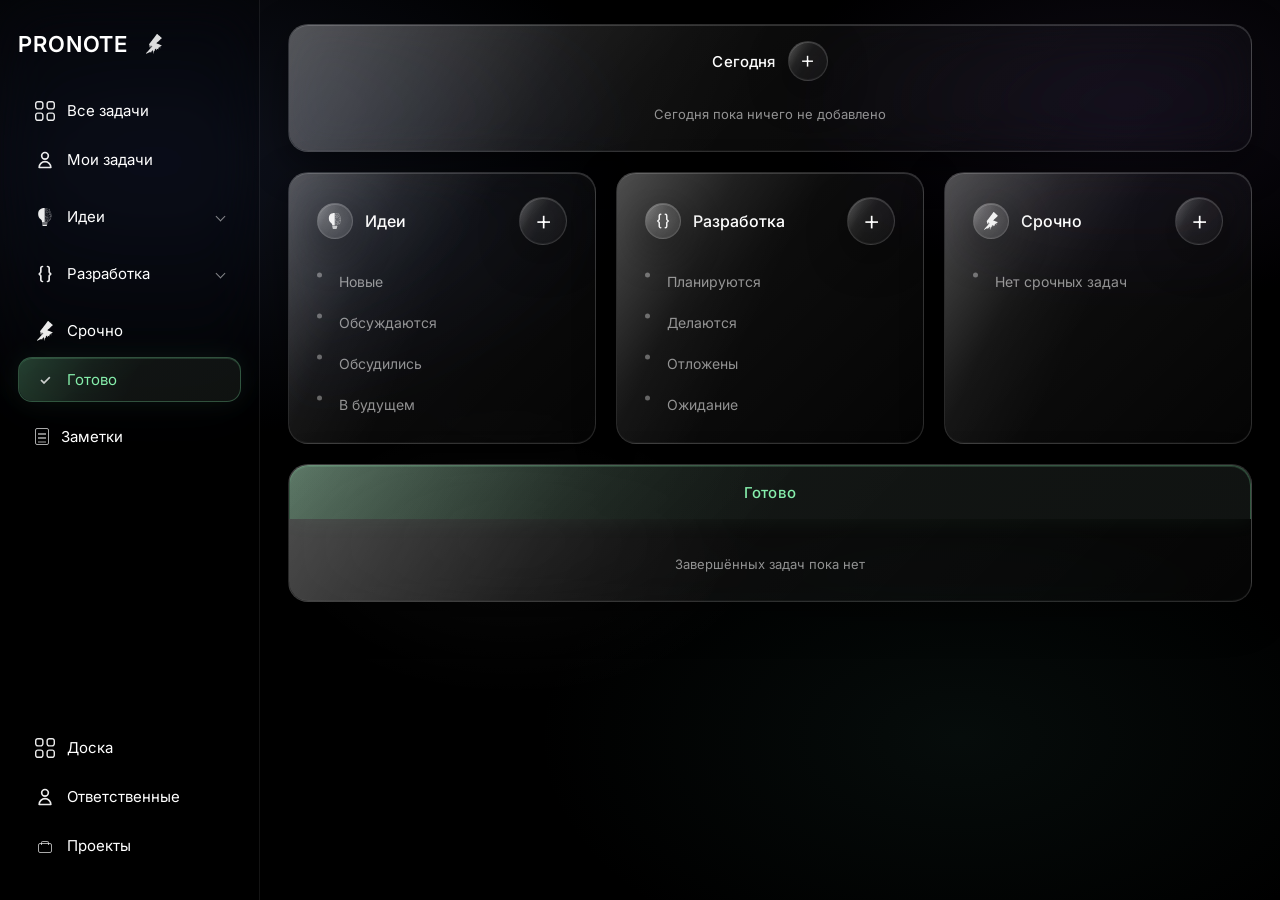
<file: index.html>
<!DOCTYPE html>
<html lang="ru">
<head>
  <meta charset="UTF-8" />
  <meta name="viewport" content="width=device-width, initial-scale=1.0" />
  <title>Pronote</title>
  <script>
    (function () {
      var theme = localStorage.getItem("pronote.theme.v1");
      if (theme && theme !== "default") {
        document.documentElement.setAttribute("data-theme", theme);
      }
    })();
  </script>
  <link rel="preconnect" href="https://fonts.googleapis.com" />
  <link rel="preconnect" href="https://fonts.gstatic.com" crossorigin />
  <link href="https://fonts.googleapis.com/css2?family=Inter:wght@400;500;600&display=swap" rel="stylesheet" />
  <link rel="stylesheet" href="css/styles.css" />
  <link rel="stylesheet" href="css/themes.css" />
  <link rel="stylesheet" href="css/canvas-board.css" />
</head>
<body>
  <div class="app">
    <div class="sidebar-overlay" id="sidebarOverlay" hidden></div>

    <aside class="sidebar" id="sidebar" aria-label="Навигация">
      <div class="sidebar__head">
        <div class="sidebar__brand">
          <a href="#/" class="logo" data-route="home">Pronote</a>
          <button
            type="button"
            class="theme-toggle"
            id="themeToggle"
            aria-label="Сменить тему"
            title="Сменить тему"
          >
            <img
              src="svg/zap.svg"
              alt=""
              class="theme-toggle__icon"
              width="20"
              height="20"
              aria-hidden="true"
            />
          </button>
        </div>
        <button type="button" class="sidebar-close" id="sidebarClose" aria-label="Закрыть меню">
          <span aria-hidden="true"></span>
        </button>
      </div>

      <nav class="sidebar-nav">
        <a href="#/all" class="nav-item" data-route="all" id="navAll">
          <img src="svg/grid-svgrepo.svg" alt="" class="icon-img" width="20" height="20" />
          <span>Все задачи</span>
        </a>
        <a href="#" class="nav-item">
          <img src="svg/user.svg" alt="" class="icon-img" width="20" height="20" />
          <span>Мои задачи</span>
        </a>

        <div class="nav-group" id="navGroupIdeas" data-nav-group="ideas">
          <button
            type="button"
            class="nav-item nav-item--toggle"
            data-nav-toggle
            id="navIdeas"
            aria-expanded="false"
            aria-controls="navSubIdeas"
          >
            <img src="svg/light.svg" alt="" class="icon-img" width="20" height="20" />
            <span>Идеи</span>
            <span class="nav-item__chevron" aria-hidden="true"></span>
          </button>
          <ul class="nav-sub" id="navSubIdeas">
            <li><a href="#/ideas/new" class="nav-sub__link" data-route="ideas" data-section="new">Новые</a></li>
            <li><a href="#/ideas/discuss" class="nav-sub__link" data-route="ideas" data-section="discuss">Обсуждаются</a></li>
            <li><a href="#/ideas/discussed" class="nav-sub__link" data-route="ideas" data-section="discussed">Обсудились</a></li>
            <li><a href="#/ideas/future" class="nav-sub__link" data-route="ideas" data-section="future">В будущем</a></li>
          </ul>
        </div>

        <div class="nav-group" id="navGroupDev" data-nav-group="dev">
          <button
            type="button"
            class="nav-item nav-item--toggle"
            data-nav-toggle
            id="navDev"
            aria-expanded="false"
            aria-controls="navSubDev"
          >
            <img src="svg/brackets.svg" alt="" class="icon-img" width="20" height="20" />
            <span>Разработка</span>
            <span class="nav-item__chevron" aria-hidden="true"></span>
          </button>
          <ul class="nav-sub" id="navSubDev">
            <li><a href="#/dev/planned" class="nav-sub__link" data-route="dev" data-section="planned">Планируются</a></li>
            <li><a href="#/dev/progress" class="nav-sub__link" data-route="dev" data-section="progress">Делаются</a></li>
            <li><a href="#/dev/postponed" class="nav-sub__link" data-route="dev" data-section="postponed">Отложены</a></li>
            <li><a href="#/dev/waiting" class="nav-sub__link" data-route="dev" data-section="waiting">Ожидание</a></li>
          </ul>
        </div>

        <a href="#/urgent" class="nav-item" data-route="urgent" id="navUrgent">
          <img src="svg/zap.svg" alt="" class="icon-img" width="20" height="20" />
          <span>Срочно</span>
        </a>

        <a href="#/done" class="nav-item nav-item--done" data-route="done" id="navDone">
          <span class="icon-img icon-img--done" aria-hidden="true">✓</span>
          <span>Готово</span>
        </a>

        <a href="#/notes" class="nav-item" data-route="notes" id="navNotes">
          <span class="icon-img icon-img--notes" aria-hidden="true"></span>
          <span>Заметки</span>
        </a>

        <a href="#/board" class="nav-item" data-route="board" id="navBoard">
          <img src="svg/grid-svgrepo.svg" alt="" class="icon-img" width="20" height="20" />
          <span>Доска</span>
        </a>

        <a href="#/assignees" class="nav-item" data-route="assignees" id="navAssignees">
          <img src="svg/user.svg" alt="" class="icon-img" width="20" height="20" />
          <span>Ответственные</span>
        </a>

        <a href="#/projects" class="nav-item" data-route="projects" id="navProjects">
          <span class="icon-img icon-img--projects" aria-hidden="true"></span>
          <span>Проекты</span>
        </a>
      </nav>
    </aside>

    <div class="main-wrap">
      <header class="topbar">
        <button type="button" class="menu-toggle" id="menuToggle" aria-label="Открыть меню" aria-expanded="false" aria-controls="sidebar">
          <span aria-hidden="true"></span>
          <span aria-hidden="true"></span>
          <span aria-hidden="true"></span>
        </button>
        <span class="topbar__title" id="topbarTitle">Pronote</span>
      </header>

      <main class="main">
        <div class="view view--active" id="viewHome" data-view="home">
        <section class="glass-bar glass-bar--today" aria-label="Сегодня">
          <header class="today-head">
            <h1 class="glass-bar__label">Сегодня</h1>
            <button
              type="button"
              class="page-head__add glass today-head__add"
              id="todayFormToggle"
              aria-label="Добавить заметку или задачу"
              aria-expanded="false"
              aria-controls="todayCreateModal"
            >
              <span class="page-head__add-icon" aria-hidden="true">+</span>
            </button>
          </header>

          <ul class="today-list" id="homeTodayList" aria-label="Заметки и задачи, созданные сегодня"></ul>
        </section>

        <section class="board" aria-label="Доски задач">
          <article class="board-col glass-panel board-col--link" data-route="ideas" tabindex="0" aria-label="Перейти к доске Идеи">
            <header class="board-col__head">
              <span class="board-col__icon" aria-hidden="true">
                <img src="svg/light.svg" alt="" class="icon-img icon-img--sm" width="18" height="18" />
              </span>
              <h2 class="board-col__title">Идеи</h2>
              <button
                type="button"
                class="board-col__add page-head__add glass"
                data-board-add-home="ideas"
                aria-label="Добавить задачу в идеи"
                aria-expanded="false"
                aria-controls="todayCreateModal"
              >
                <span class="page-head__add-icon" aria-hidden="true">+</span>
              </button>
            </header>
            <ul class="board-col__list">
              <li><a href="#/ideas/new" data-route="ideas" data-section="new">Новые</a></li>
              <li><a href="#/ideas/discuss" data-route="ideas" data-section="discuss">Обсуждаются</a></li>
              <li><a href="#/ideas/discussed" data-route="ideas" data-section="discussed">Обсудились</a></li>
              <li><a href="#/ideas/future" data-route="ideas" data-section="future">В будущем</a></li>
            </ul>
          </article>

          <article class="board-col glass-panel board-col--link" data-route="dev" tabindex="0" aria-label="Перейти к доске Разработка">
            <header class="board-col__head">
              <span class="board-col__icon" aria-hidden="true">
                <img src="svg/brackets.svg" alt="" class="icon-img icon-img--sm" width="18" height="18" />
              </span>
              <h2 class="board-col__title">Разработка</h2>
              <button
                type="button"
                class="board-col__add page-head__add glass"
                data-board-add-home="dev"
                aria-label="Добавить задачу в разработку"
                aria-expanded="false"
                aria-controls="todayCreateModal"
              >
                <span class="page-head__add-icon" aria-hidden="true">+</span>
              </button>
            </header>
            <ul class="board-col__list">
              <li><a href="#/dev/planned" data-route="dev" data-section="planned">Планируются</a></li>
              <li><a href="#/dev/progress" data-route="dev" data-section="progress">Делаются</a></li>
              <li><a href="#/dev/postponed" data-route="dev" data-section="postponed">Отложены</a></li>
              <li><a href="#/dev/waiting" data-route="dev" data-section="waiting">Ожидание</a></li>
            </ul>
          </article>

          <article class="board-col glass-panel board-col--link" data-route="urgent" tabindex="0" aria-label="Перейти к доске Срочно">
            <header class="board-col__head">
              <span class="board-col__icon" aria-hidden="true">
                <img src="svg/zap.svg" alt="" class="icon-img icon-img--sm" width="18" height="18" />
              </span>
              <h2 class="board-col__title">Срочно</h2>
              <button
                type="button"
                class="board-col__add page-head__add glass"
                data-board-add-home="urgent"
                aria-label="Добавить срочную задачу"
                aria-expanded="false"
                aria-controls="todayCreateModal"
              >
                <span class="page-head__add-icon" aria-hidden="true">+</span>
              </button>
            </header>
            <ul class="board-col__list" id="homeUrgentList">
            </ul>
          </article>
        </section>

        <section class="glass-bar glass-bar--done" aria-label="Готово">
          <header class="done-head">
            <h2 class="glass-bar__label">Готово</h2>
          </header>
          <ul class="done-list today-list" id="homeDoneList" aria-label="Последние завершённые задачи"></ul>
        </section>
        </div>

        <div class="view" id="viewAll" data-view="all" hidden>
          <div class="all-tasks-page board-page">
            <section class="ideas-section" id="all-section-list">
              <div class="ideas-block glass-panel">
                <header class="ideas-block__head page-head">
                  <div class="page-head__content">
                    <p class="page-head__eyebrow">Обзор</p>
                    <h2 class="page-head__title">Все задачи</h2>
                    <p class="page-head__meta" id="allTasksMeta">Загрузка…</p>
                  </div>
                </header>
                <div class="all-tasks-toolbar">
                  <div class="all-tasks-toolbar__grid">
                    <label class="all-tasks-toolbar__field">
                      <span class="all-tasks-toolbar__label">Сортировка по дате</span>
                      <select class="field__input field__input--select all-tasks-toolbar__select" id="allTasksDateSort">
                        <option value="created">По дате создания</option>
                        <option value="updated">По дате изменения</option>
                        <option value="completed">По дате завершения</option>
                      </select>
                    </label>
                    <label class="all-tasks-toolbar__field">
                      <span class="all-tasks-toolbar__label">Порядок разделов</span>
                      <select class="field__input field__input--select all-tasks-toolbar__select" id="allTasksBoardOrder">
                        <option value="none">Все вместе</option>
                        <option value="ideas">Сначала идеи</option>
                        <option value="dev">Сначала разработка</option>
                        <option value="urgent">Сначала срочные</option>
                      </select>
                    </label>
                    <label class="all-tasks-toolbar__field">
                      <span class="all-tasks-toolbar__label">Раздел</span>
                      <select class="field__input field__input--select all-tasks-toolbar__select" id="allTasksBoardFilter">
                        <option value="all">Все разделы</option>
                        <option value="ideas">Идеи</option>
                        <option value="dev">Разработка</option>
                        <option value="urgent">Срочно</option>
                      </select>
                    </label>
                    <label class="all-tasks-toolbar__field">
                      <span class="all-tasks-toolbar__label">Статус</span>
                      <select class="field__input field__input--select all-tasks-toolbar__select" id="allTasksStatusFilter">
                        <option value="all">Все статусы</option>
                        <option value="active">Незавершённые</option>
                        <option value="done">Завершённые</option>
                      </select>
                    </label>
                  </div>
                </div>
                <div class="ideas-block__body">
                  <ul class="all-tasks-list today-list" id="allTasksList" aria-label="Все задачи"></ul>
                </div>
              </div>
            </section>
          </div>
        </div>

        <div class="view" id="viewNotes" data-view="notes" hidden>
          <div class="notes-page board-page">
            <section class="ideas-section" id="notes-section-all">
              <div class="ideas-block glass-panel">
                <header class="ideas-block__head page-head">
                  <div class="page-head__content">
                    <p class="page-head__eyebrow">Записи</p>
                    <h2 class="page-head__title">Заметки</h2>
                    <p class="page-head__meta" id="notesPageMeta">Загрузка…</p>
                  </div>
                  <button
                    type="button"
                    class="page-head__add glass"
                    id="notesPageFormToggle"
                    aria-label="Добавить заметку"
                    aria-expanded="false"
                    aria-controls="notesPageFormPanel"
                  >
                    <span class="page-head__add-icon" aria-hidden="true">+</span>
                  </button>
                </header>

                <section class="notes-form idea-form idea-form--inset" id="notesPageFormPanel" aria-labelledby="notesPageFormTitle" hidden>
                  <div class="idea-form__head">
                    <h3 class="idea-form__title" id="notesPageFormTitle">Новая заметка</h3>
                    <button type="button" class="idea-form__toggle glass" id="notesPageFormClose" aria-controls="notesPageFormBody">
                      Свернуть
                    </button>
                  </div>
                  <div class="idea-form__body" id="notesPageFormBody">
                    <form id="notesPageForm" novalidate>
                      <label class="field">
                        <span class="field__label">Заголовок</span>
                        <input class="field__input" type="text" name="title" required maxlength="200" placeholder="Кратко, о чём заметка" autocomplete="off" />
                      </label>
                      <label class="field">
                        <span class="field__label">Текст</span>
                        <textarea class="field__input field__input--area" name="text" rows="4" maxlength="4000" placeholder="Содержание заметки…"></textarea>
                      </label>
                      <p class="idea-form__error" id="notesPageFormError" hidden></p>
                      <div class="idea-form__actions">
                        <button type="submit" class="btn-primary glass">Сохранить</button>
                        <button type="reset" class="btn-ghost">Очистить</button>
                      </div>
                    </form>
                  </div>
                </section>

                <div class="ideas-block__body">
                  <ul class="notes-list today-list notes-page__list" id="notesPageList" aria-label="Все заметки"></ul>
                </div>
              </div>
            </section>
          </div>
        </div>

        <div class="view view--canvas" id="viewCanvas" data-view="board" hidden>
          <div class="canvas-page" id="canvasPage">
            <div class="canvas-chrome">
              <header class="canvas-toolbar">
                <div class="canvas-toolbar__boards">
                  <select class="canvas-toolbar__select" id="canvasBoardSelect" aria-label="Выбор доски"></select>
                  <button type="button" class="canvas-toolbar__icon-btn" id="canvasAddBoard" aria-label="Создать доску" title="Новая доска">+</button>
                  <button type="button" class="canvas-toolbar__icon-btn" id="canvasDeleteBoard" aria-label="Удалить доску" title="Удалить доску">×</button>
                </div>

                <div class="canvas-toolbar__tools" role="toolbar" aria-label="Инструменты">
                  <button type="button" class="canvas-tool-btn canvas-tool-btn--active" data-canvas-tool="cursor" aria-pressed="true">Курсор</button>
                  <button type="button" class="canvas-tool-btn" data-canvas-tool="hand" aria-pressed="false">Рука</button>
                  <button type="button" class="canvas-tool-btn" data-canvas-tool="card" aria-pressed="false">Карточка</button>
                  <button type="button" class="canvas-tool-btn" data-canvas-tool="text" aria-pressed="false">Текст</button>
                  <button type="button" class="canvas-tool-btn" data-canvas-tool="arrow" aria-pressed="false">Стрелка</button>
                </div>

                <div class="canvas-toolbar__zoom">
                  <button type="button" class="canvas-toolbar__icon-btn" id="canvasZoomOut" aria-label="Отдалить">−</button>
                  <span class="canvas-toolbar__zoom-label" id="canvasZoomLabel">100%</span>
                  <button type="button" class="canvas-toolbar__icon-btn" id="canvasZoomIn" aria-label="Приблизить">+</button>
                  <button type="button" class="canvas-tool-btn" id="canvasZoomReset">100%</button>
                </div>
              </header>

              <div class="canvas-props-float" id="canvasPropsPanel" hidden>
                <div class="canvas-props-float__inner">
                  <div class="canvas-props-float__group">
                    <span class="canvas-props-float__label">Фон</span>
                    <div class="canvas-props-float__colors" id="canvasPropBgColors"></div>
                  </div>
                  <div class="canvas-props-float__group">
                    <span class="canvas-props-float__label">Цвет</span>
                    <div class="canvas-props-float__colors" id="canvasPropTextColors"></div>
                  </div>
                  <div class="canvas-props-float__group" id="canvasPropSizesGroup">
                    <span class="canvas-props-float__label">Размер</span>
                    <input
                      type="number"
                      class="canvas-props-float__size-input"
                      id="canvasPropSizeInput"
                      min="8"
                      max="120"
                      step="1"
                      value="16"
                      aria-label="Размер шрифта"
                    />
                  </div>
                </div>
              </div>
            </div>

            <div class="canvas-viewport" id="canvasViewport">
              <div class="canvas-world" id="canvasWorld">
                <svg class="canvas-arrows" id="canvasArrows" aria-hidden="true"></svg>
                <div class="canvas-items" id="canvasItems"></div>
              </div>
              <p class="canvas-hint" id="canvasHint" hidden></p>
            </div>
          </div>
        </div>

        <div class="view" id="viewAssignees" data-view="assignees" hidden>
          <div class="assignees-page board-page">
            <section class="ideas-section" id="assignees-section-create">
              <div class="ideas-block glass-panel">
                <header class="ideas-block__head page-head">
                  <div class="page-head__content">
                    <p class="page-head__eyebrow">Управление</p>
                    <h2 class="page-head__title">Ответственные</h2>
                    <p class="page-head__meta" id="assigneesPageMeta">Загрузка…</p>
                  </div>
                  <button
                    type="button"
                    class="page-head__add glass"
                    id="assigneeCreateFormToggle"
                    aria-label="Создать ответственного"
                    aria-expanded="false"
                    aria-controls="assigneeCreateFormPanel"
                  >
                    <span class="page-head__add-icon" aria-hidden="true">+</span>
                  </button>
                </header>

                <section
                  class="assignee-create-form idea-form idea-form--inset"
                  id="assigneeCreateFormPanel"
                  aria-labelledby="assigneeCreateFormTitle"
                  hidden
                >
                  <div class="idea-form__head">
                    <h3 class="idea-form__title" id="assigneeCreateFormTitle">Новый ответственный</h3>
                    <button
                      type="button"
                      class="idea-form__toggle glass"
                      id="assigneeCreateFormClose"
                      aria-controls="assigneeCreateFormBody"
                    >
                      Свернуть
                    </button>
                  </div>
                  <div class="idea-form__body" id="assigneeCreateFormBody">
                    <form id="assigneeCreateForm" novalidate>
                      <label class="field">
                        <span class="field__label">Имя</span>
                        <input class="field__input" type="text" name="name" required maxlength="80" placeholder="Например, Алексей" autocomplete="off" />
                      </label>
                      <div class="field">
                        <span class="field__label">Цвет</span>
                        <div class="project-picker__colors" id="assigneeCreateColors" role="radiogroup" aria-label="Цвет ответственного"></div>
                      </div>
                      <p class="idea-form__error" id="assigneeCreateError" hidden></p>
                      <div class="idea-form__actions">
                        <button type="submit" class="btn-primary glass">Создать</button>
                        <button type="reset" class="btn-ghost">Очистить</button>
                      </div>
                    </form>
                  </div>
                </section>
              </div>
            </section>

            <div class="assignees-page__list" id="assigneesPageList"></div>
          </div>
        </div>

        <div class="view" id="viewProjects" data-view="projects" hidden>
          <div class="projects-page board-page">
            <section class="ideas-section" id="projects-section-create">
              <div class="ideas-block glass-panel">
                <header class="ideas-block__head page-head">
                  <div class="page-head__content">
                    <p class="page-head__eyebrow">Управление</p>
                    <h2 class="page-head__title">Проекты</h2>
                    <p class="page-head__meta" id="projectsPageMeta">Загрузка…</p>
                  </div>
                  <button
                    type="button"
                    class="page-head__add glass"
                    id="projectCreateFormToggle"
                    aria-label="Создать проект"
                    aria-expanded="false"
                    aria-controls="projectCreateFormPanel"
                  >
                    <span class="page-head__add-icon" aria-hidden="true">+</span>
                  </button>
                </header>

                <section
                  class="project-create-form idea-form idea-form--inset"
                  id="projectCreateFormPanel"
                  aria-labelledby="projectCreateFormTitle"
                  hidden
                >
                  <div class="idea-form__head">
                    <h3 class="idea-form__title" id="projectCreateFormTitle">Новый проект</h3>
                    <button
                      type="button"
                      class="idea-form__toggle glass"
                      id="projectCreateFormClose"
                      aria-controls="projectCreateFormBody"
                    >
                      Свернуть
                    </button>
                  </div>
                  <div class="idea-form__body" id="projectCreateFormBody">
                    <form id="projectCreateForm" novalidate>
                      <label class="field">
                        <span class="field__label">Название проекта</span>
                        <input class="field__input" type="text" name="name" required maxlength="80" placeholder="Например, Пропет" autocomplete="off" />
                      </label>
                      <div class="field">
                        <span class="field__label">Цвет</span>
                        <div class="project-picker__colors" id="projectCreateColors" role="radiogroup" aria-label="Цвет проекта"></div>
                      </div>
                      <p class="idea-form__error" id="projectCreateError" hidden></p>
                      <div class="idea-form__actions">
                        <button type="submit" class="btn-primary glass">Создать проект</button>
                        <button type="reset" class="btn-ghost">Очистить</button>
                      </div>
                    </form>
                  </div>
                </section>
              </div>
            </section>

            <div class="projects-page__list" id="projectsPageList"></div>
          </div>
        </div>

        <div class="view" id="viewDone" data-view="done" hidden>
          <div class="done-page board-page">
            <section class="ideas-section" id="done-section-all">
              <div class="ideas-block glass-panel">
                <header class="ideas-block__head page-head done-head">
                  <div class="page-head__content">
                    <p class="page-head__eyebrow">Архив</p>
                    <h2 class="page-head__title">Готово</h2>
                    <p class="page-head__meta" id="donePageMeta">Загрузка…</p>
                  </div>
                </header>
                <div class="ideas-block__body">
                  <ul class="done-list today-list done-page__list" id="donePageList" aria-label="Завершённые задачи"></ul>
                </div>
              </div>
            </section>
          </div>
        </div>

        <div class="view" id="viewIdeas" data-view="ideas" hidden>
          <div class="ideas-page board-page">
            <section class="ideas-section" id="ideas-section-new" data-section="new">
              <div class="ideas-block glass-panel">
              <header class="ideas-block__head page-head">
                <div class="page-head__content">
                  <p class="page-head__eyebrow">Идеи</p>
                  <h2 class="page-head__title">Новые</h2>
                  <p class="page-head__meta" data-board-meta="ideas" data-section="new">Загрузка…</p>
                </div>
                <button type="button" class="page-head__add glass" data-board-add="ideas" data-section="new" aria-label="Добавить идею" aria-expanded="false" aria-controls="ideaFormPanel">
                  <span class="page-head__add-icon" aria-hidden="true">+</span>
                </button>
              </header>

              <section class="idea-form idea-form--inset" id="ideaFormPanel" aria-labelledby="ideaFormTitle" hidden>
                <div class="idea-form__head">
                  <h3 class="idea-form__title" id="ideaFormTitle">Добавить идею</h3>
                  <button type="button" class="idea-form__toggle glass" id="ideaFormToggle" aria-expanded="false" aria-controls="ideaFormBody">
                    Свернуть
                  </button>
                </div>
                <div class="idea-form__body" id="ideaFormBody">
                  <form id="ideaForm" novalidate>
                    <label class="field">
                      <span class="field__label">Заголовок</span>
                      <input class="field__input" type="text" name="title" required maxlength="200" placeholder="Кратко, о чём идея" autocomplete="off" />
                    </label>
                    <label class="field">
                      <span class="field__label">Описание</span>
                      <textarea class="field__input field__input--area" name="text" rows="3" maxlength="2000" placeholder="Детали, контекст, ссылки…"></textarea>
                    </label>
                    <label class="field">
                      <span class="field__label">Комментарий</span>
                      <textarea class="field__input field__input--area" name="comment" rows="2" maxlength="1000" placeholder="Заметка или уточнение…"></textarea>
                    </label>
                    <p class="idea-form__error" id="ideaFormError" hidden></p>
                    <div class="idea-form__actions">
                      <button type="submit" class="btn-primary glass">Сохранить идею</button>
                      <button type="reset" class="btn-ghost">Очистить</button>
                    </div>
                  </form>
                </div>
              </section>

              <div class="ideas-block__body" data-board-body="ideas" data-section="new" hidden>
                <ul class="idea-list" data-board-list="ideas" data-section="new" aria-label="Список новых идей"></ul>
              </div>
              </div>
            </section>

            <section class="ideas-section" id="ideas-section-discuss" data-section="discuss">
              <div class="ideas-block glass-panel">
              <header class="ideas-block__head page-head">
                <div class="page-head__content">
                  <p class="page-head__eyebrow">Идеи</p>
                  <h2 class="page-head__title">Обсуждаются</h2>
                  <p class="page-head__meta" data-board-meta="ideas" data-section="discuss">Нет идей</p>
                </div>
                <button type="button" class="page-head__add glass" data-board-add="ideas" data-section="discuss" aria-label="Добавить идею" aria-expanded="false" aria-controls="ideaFormPanel">
                  <span class="page-head__add-icon" aria-hidden="true">+</span>
                </button>
              </header>
              <div class="ideas-block__body" data-board-body="ideas" data-section="discuss" hidden>
                <ul class="idea-list" data-board-list="ideas" data-section="discuss" aria-label="Идеи на обсуждении"></ul>
              </div>
              </div>
            </section>

            <section class="ideas-section" id="ideas-section-discussed" data-section="discussed">
              <div class="ideas-block glass-panel">
              <header class="ideas-block__head page-head">
                <div class="page-head__content">
                  <p class="page-head__eyebrow">Идеи</p>
                  <h2 class="page-head__title">Обсудились</h2>
                  <p class="page-head__meta" data-board-meta="ideas" data-section="discussed">Нет идей</p>
                </div>
                <button type="button" class="page-head__add glass" data-board-add="ideas" data-section="discussed" aria-label="Добавить идею" aria-expanded="false" aria-controls="ideaFormPanel">
                  <span class="page-head__add-icon" aria-hidden="true">+</span>
                </button>
              </header>
              <div class="ideas-block__body" data-board-body="ideas" data-section="discussed" hidden>
                <ul class="idea-list" data-board-list="ideas" data-section="discussed" aria-label="Обсуждённые идеи"></ul>
              </div>
              </div>
            </section>

            <section class="ideas-section" id="ideas-section-future" data-section="future">
              <div class="ideas-block glass-panel">
              <header class="ideas-block__head page-head">
                <div class="page-head__content">
                  <p class="page-head__eyebrow">Идеи</p>
                  <h2 class="page-head__title">В будущем</h2>
                  <p class="page-head__meta" data-board-meta="ideas" data-section="future">Нет идей</p>
                </div>
                <button type="button" class="page-head__add glass" data-board-add="ideas" data-section="future" aria-label="Добавить идею" aria-expanded="false" aria-controls="ideaFormPanel">
                  <span class="page-head__add-icon" aria-hidden="true">+</span>
                </button>
              </header>
              <div class="ideas-block__body" data-board-body="ideas" data-section="future" hidden>
                <ul class="idea-list" data-board-list="ideas" data-section="future" aria-label="Идеи на будущее"></ul>
              </div>
              </div>
            </section>
          </div>
        </div>

        <div class="view" id="viewDev" data-view="dev" hidden>
          <div class="ideas-page board-page">
            <section class="ideas-section" id="dev-section-planned" data-section="planned">
              <div class="ideas-block glass-panel">
                <header class="ideas-block__head page-head">
                  <div class="page-head__content">
                    <p class="page-head__eyebrow">Разработка</p>
                    <h2 class="page-head__title">Планируются</h2>
                    <p class="page-head__meta" data-board-meta="dev" data-section="planned">Нет задач</p>
                  </div>
                  <button type="button" class="page-head__add glass" data-board-add="dev" data-section="planned" aria-label="Добавить задачу" aria-expanded="false" aria-controls="devFormPanel">
                    <span class="page-head__add-icon" aria-hidden="true">+</span>
                  </button>
                </header>
                <section class="idea-form idea-form--inset" id="devFormPanel" aria-labelledby="devFormTitle" hidden>
                  <div class="idea-form__head">
                    <h3 class="idea-form__title" id="devFormTitle">Добавить задачу</h3>
                    <button type="button" class="idea-form__toggle glass" id="devFormToggle" aria-expanded="false">Свернуть</button>
                  </div>
                  <div class="idea-form__body">
                    <form id="devForm" novalidate>
                      <label class="field">
                        <span class="field__label">Заголовок</span>
                        <input class="field__input" type="text" name="title" required maxlength="200" placeholder="Кратко, о чём задача" autocomplete="off" />
                      </label>
                      <label class="field">
                        <span class="field__label">Описание</span>
                        <textarea class="field__input field__input--area" name="text" rows="3" maxlength="2000" placeholder="Детали, контекст…"></textarea>
                      </label>
                      <label class="field">
                        <span class="field__label">Комментарий</span>
                        <textarea class="field__input field__input--area" name="comment" rows="2" maxlength="1000" placeholder="Заметка или уточнение…"></textarea>
                      </label>
                      <p class="idea-form__error" id="devFormError" hidden></p>
                      <div class="idea-form__actions">
                        <button type="submit" class="btn-primary glass">Сохранить задачу</button>
                        <button type="reset" class="btn-ghost">Очистить</button>
                      </div>
                    </form>
                  </div>
                </section>
                <div class="ideas-block__body" data-board-body="dev" data-section="planned" hidden>
                  <ul class="idea-list" data-board-list="dev" data-section="planned" aria-label="Планируются"></ul>
                </div>
              </div>
            </section>

            <section class="ideas-section" id="dev-section-progress" data-section="progress">
              <div class="ideas-block glass-panel">
                <header class="ideas-block__head page-head">
                  <div class="page-head__content">
                    <p class="page-head__eyebrow">Разработка</p>
                    <h2 class="page-head__title">Делаются</h2>
                    <p class="page-head__meta" data-board-meta="dev" data-section="progress">Нет задач</p>
                  </div>
                  <button type="button" class="page-head__add glass" data-board-add="dev" data-section="progress" aria-label="Добавить задачу" aria-expanded="false" aria-controls="devFormPanel">
                    <span class="page-head__add-icon" aria-hidden="true">+</span>
                  </button>
                </header>
                <div class="ideas-block__body" data-board-body="dev" data-section="progress" hidden>
                  <ul class="idea-list" data-board-list="dev" data-section="progress" aria-label="Делаются"></ul>
                </div>
              </div>
            </section>

            <section class="ideas-section" id="dev-section-postponed" data-section="postponed">
              <div class="ideas-block glass-panel">
                <header class="ideas-block__head page-head">
                  <div class="page-head__content">
                    <p class="page-head__eyebrow">Разработка</p>
                    <h2 class="page-head__title">Отложены</h2>
                    <p class="page-head__meta" data-board-meta="dev" data-section="postponed">Нет задач</p>
                  </div>
                  <button type="button" class="page-head__add glass" data-board-add="dev" data-section="postponed" aria-label="Добавить задачу" aria-expanded="false" aria-controls="devFormPanel">
                    <span class="page-head__add-icon" aria-hidden="true">+</span>
                  </button>
                </header>
                <div class="ideas-block__body" data-board-body="dev" data-section="postponed" hidden>
                  <ul class="idea-list" data-board-list="dev" data-section="postponed" aria-label="Отложены"></ul>
                </div>
              </div>
            </section>

            <section class="ideas-section" id="dev-section-waiting" data-section="waiting">
              <div class="ideas-block glass-panel">
                <header class="ideas-block__head page-head">
                  <div class="page-head__content">
                    <p class="page-head__eyebrow">Разработка</p>
                    <h2 class="page-head__title">Ожидание</h2>
                    <p class="page-head__meta" data-board-meta="dev" data-section="waiting">Нет задач</p>
                  </div>
                  <button type="button" class="page-head__add glass" data-board-add="dev" data-section="waiting" aria-label="Добавить задачу" aria-expanded="false" aria-controls="devFormPanel">
                    <span class="page-head__add-icon" aria-hidden="true">+</span>
                  </button>
                </header>
                <div class="ideas-block__body" data-board-body="dev" data-section="waiting" hidden>
                  <ul class="idea-list" data-board-list="dev" data-section="waiting" aria-label="Ожидание"></ul>
                </div>
              </div>
            </section>
          </div>
        </div>

        <div class="view" id="viewUrgent" data-view="urgent" hidden>
          <div class="ideas-page board-page">
            <section class="ideas-section" id="urgent-section-main" data-section="main">
              <div class="ideas-block glass-panel">
                <header class="ideas-block__head page-head">
                  <div class="page-head__content">
                    <p class="page-head__eyebrow">Срочно</p>
                    <h2 class="page-head__title">Срочные задачи</h2>
                    <p class="page-head__meta" data-board-meta="urgent" data-section="main">Нет задач</p>
                  </div>
                  <button type="button" class="page-head__add glass" data-board-add="urgent" data-section="main" aria-label="Добавить задачу" aria-expanded="false" aria-controls="urgentFormPanel">
                    <span class="page-head__add-icon" aria-hidden="true">+</span>
                  </button>
                </header>
                <section class="idea-form idea-form--inset" id="urgentFormPanel" aria-labelledby="urgentFormTitle" hidden>
                  <div class="idea-form__head">
                    <h3 class="idea-form__title" id="urgentFormTitle">Добавить задачу</h3>
                    <button type="button" class="idea-form__toggle glass" id="urgentFormToggle" aria-expanded="false">Свернуть</button>
                  </div>
                  <div class="idea-form__body">
                    <form id="urgentForm" novalidate>
                      <label class="field">
                        <span class="field__label">Заголовок</span>
                        <input class="field__input" type="text" name="title" required maxlength="200" placeholder="Кратко, о чём задача" autocomplete="off" />
                      </label>
                      <label class="field">
                        <span class="field__label">Описание</span>
                        <textarea class="field__input field__input--area" name="text" rows="3" maxlength="2000" placeholder="Детали, контекст…"></textarea>
                      </label>
                      <label class="field">
                        <span class="field__label">Комментарий</span>
                        <textarea class="field__input field__input--area" name="comment" rows="2" maxlength="1000" placeholder="Заметка или уточнение…"></textarea>
                      </label>
                      <p class="idea-form__error" id="urgentFormError" hidden></p>
                      <div class="idea-form__actions">
                        <button type="submit" class="btn-primary glass">Сохранить задачу</button>
                        <button type="reset" class="btn-ghost">Очистить</button>
                      </div>
                    </form>
                  </div>
                </section>
                <div class="ideas-block__body" data-board-body="urgent" data-section="main" hidden>
                  <ul class="idea-list" data-board-list="urgent" data-section="main" aria-label="Срочные задачи"></ul>
                </div>
              </div>
            </section>
          </div>
        </div>
      </main>
    </div>
  </div>

  <div class="modal" id="editModal" hidden>
    <div class="modal__backdrop" id="editModalBackdrop" aria-hidden="true"></div>
    <div
      class="modal__dialog modal__dialog--form glass-panel"
      role="dialog"
      aria-modal="true"
      aria-labelledby="editModalTitle"
    >
      <h2 class="modal__title" id="editModalTitle">Редактировать задачу</h2>
      <form id="editItemForm" class="edit-item-form" novalidate>
        <label class="field">
          <span class="field__label">Заголовок</span>
          <input class="field__input" type="text" name="title" required maxlength="200" autocomplete="off" />
        </label>
        <label class="field">
          <span class="field__label">Описание</span>
          <textarea class="field__input field__input--area" name="text" rows="3" maxlength="2000"></textarea>
        </label>
        <div class="edit-item-form__row">
          <label class="field edit-item-form__field" id="editBoardField">
            <span class="field__label">Раздел</span>
            <select class="field__input field__input--select" name="board" id="editBoardSelect"></select>
          </label>
          <label class="field edit-item-form__field" id="editSectionField">
            <span class="field__label">Подраздел</span>
            <select class="field__input field__input--select" name="section" id="editSectionSelect"></select>
          </label>
        </div>
        <div class="comments-block" id="editCommentsBlock" hidden>
          <p class="comments-block__label">Комментарии</p>
          <ul class="comments-list" id="editCommentsList"></ul>
        </div>
        <label class="field" id="editCommentField">
          <span class="field__label" id="editCommentLabel">Комментарий</span>
          <textarea class="field__input field__input--area" name="comment" id="editCommentInput" rows="2" maxlength="1000" placeholder="Заметка или уточнение…"></textarea>
        </label>
        <p class="idea-form__error" id="editItemFormError" hidden></p>
        <div class="modal__actions modal__actions--split">
          <div class="modal__actions-side">
            <button type="button" class="btn-danger glass" id="editModalDelete" hidden>Удалить</button>
            <button type="button" class="btn-complete glass" id="editModalComplete">Завершить</button>
          </div>
          <div class="modal__actions-group">
            <button type="button" class="btn-ghost" id="editModalCancel">Отмена</button>
            <button type="submit" class="btn-primary glass">Сохранить</button>
          </div>
        </div>
      </form>
    </div>
  </div>

  <div class="modal" id="noteEditModal" hidden>
    <div class="modal__backdrop" id="noteEditModalBackdrop" aria-hidden="true"></div>
    <div
      class="modal__dialog modal__dialog--form glass-panel"
      role="dialog"
      aria-modal="true"
      aria-labelledby="noteEditModalTitle"
    >
      <h2 class="modal__title" id="noteEditModalTitle">Редактировать заметку</h2>
      <form id="noteEditForm" class="edit-item-form" novalidate>
        <label class="field">
          <span class="field__label">Заголовок</span>
          <input class="field__input" type="text" name="title" required maxlength="200" autocomplete="off" />
        </label>
        <label class="field">
          <span class="field__label">Текст</span>
          <textarea class="field__input field__input--area" name="text" rows="5" maxlength="4000"></textarea>
        </label>
        <p class="idea-form__error" id="noteEditFormError" hidden></p>
        <div class="modal__actions modal__actions--split">
          <div class="modal__actions-side">
            <button type="button" class="btn-danger glass" id="noteEditModalDelete">Удалить</button>
            <button type="button" class="btn-convert glass" id="noteEditModalConvert">Сделать задачей</button>
          </div>
          <div class="modal__actions-group">
            <button type="button" class="btn-ghost" id="noteEditModalCancel">Отмена</button>
            <button type="submit" class="btn-primary glass">Сохранить</button>
          </div>
        </div>
      </form>
    </div>
  </div>

  <div class="modal" id="todayCreateModal" hidden>
    <div class="modal__backdrop" id="todayCreateModalBackdrop" aria-hidden="true"></div>
    <div
      class="modal__dialog modal__dialog--form modal__dialog--wide glass-panel"
      role="dialog"
      aria-modal="true"
      aria-labelledby="todayCreateModalTitle"
    >
      <h2 class="modal__title" id="todayCreateModalTitle">Добавить</h2>
      <div class="today-type-switch" role="tablist" aria-label="Тип записи">
        <button
          type="button"
          class="today-type-switch__btn today-type-switch__btn--active"
          id="todayTypeNote"
          role="tab"
          data-today-type="note"
          aria-selected="true"
        >
          Заметка
        </button>
        <button
          type="button"
          class="today-type-switch__btn"
          id="todayTypeTask"
          role="tab"
          data-today-type="task"
          aria-selected="false"
        >
          Задача
        </button>
      </div>
      <form id="todayCreateForm" class="edit-item-form" novalidate>
        <label class="field">
          <span class="field__label">Заголовок</span>
          <input
            class="field__input"
            type="text"
            name="title"
            required
            maxlength="200"
            placeholder="Кратко, о чём заметка"
            autocomplete="off"
          />
        </label>
        <label class="field">
          <span class="field__label" id="todayCreateTextLabel">Текст</span>
          <textarea
            class="field__input field__input--area"
            name="text"
            id="todayCreateTextInput"
            rows="3"
            maxlength="4000"
            placeholder="Содержание заметки…"
          ></textarea>
        </label>
        <div class="today-create__task-fields" id="todayCreateTaskFields" hidden>
          <label class="field">
            <span class="field__label">Комментарий</span>
            <textarea
              class="field__input field__input--area"
              name="comment"
              rows="2"
              maxlength="1000"
              placeholder="Заметка или уточнение…"
            ></textarea>
          </label>
          <div class="today-form__row">
            <label class="field today-form__field">
              <span class="field__label">Раздел</span>
              <select class="field__input field__input--select" name="board" id="todayBoardSelect">
                <option value="ideas">Идеи</option>
                <option value="dev">Разработка</option>
                <option value="urgent">Срочно</option>
              </select>
            </label>
            <label class="field today-form__field">
              <span class="field__label">Подраздел</span>
              <select class="field__input field__input--select" name="section" id="todaySectionSelect"></select>
            </label>
          </div>
        </div>
        <p class="idea-form__error" id="todayCreateFormError" hidden></p>
        <div class="modal__actions">
          <button type="button" class="btn-ghost" id="todayCreateModalCancel">Отмена</button>
          <button type="submit" class="btn-primary glass">Сохранить</button>
        </div>
      </form>
    </div>
  </div>

  <div class="modal" id="confirmModal" hidden>
    <div class="modal__backdrop" id="confirmModalBackdrop" aria-hidden="true"></div>
    <div
      class="modal__dialog glass-panel"
      role="alertdialog"
      aria-modal="true"
      aria-labelledby="confirmModalTitle"
      aria-describedby="confirmModalMessage"
    >
      <h2 class="modal__title" id="confirmModalTitle">Удалить идею?</h2>
      <p class="modal__message" id="confirmModalMessage"></p>
      <div class="modal__actions">
        <button type="button" class="btn-ghost" id="confirmModalCancel">Отмена</button>
        <button type="button" class="btn-danger glass" id="confirmModalConfirm">Удалить</button>
      </div>
    </div>
  </div>

  <script src="js/themes.js"></script>
  <script src="js/confirm-modal.js"></script>
  <script src="js/color-palette.js"></script>
  <script src="js/projects.js"></script>
  <script src="js/assignees.js"></script>
  <script src="js/note-board-picker.js"></script>
  <script src="js/project-picker.js"></script>
  <script src="js/assignee-picker.js"></script>
  <script src="js/item-edit-modal.js"></script>
  <script src="js/board-page.js"></script>
  <script src="js/home-task-row.js"></script>
  <script src="js/home-today.js"></script>
  <script src="js/done.js"></script>
  <script src="js/notes.js"></script>
  <script src="js/projects-page.js"></script>
  <script src="js/assignees-page.js"></script>
  <script src="js/canvas-boards.js"></script>
  <script src="js/canvas-color-picker.js"></script>
  <script src="js/canvas-page.js"></script>
  <script src="js/all-tasks.js"></script>
  <script src="js/ideas.js"></script>
  <script src="js/dev.js"></script>
  <script src="js/urgent.js"></script>
  <script src="js/app.js"></script>
  <script>
    if (window.PronoteApp) window.PronoteApp.boot();
  </script>
</body>
</html>
</file>
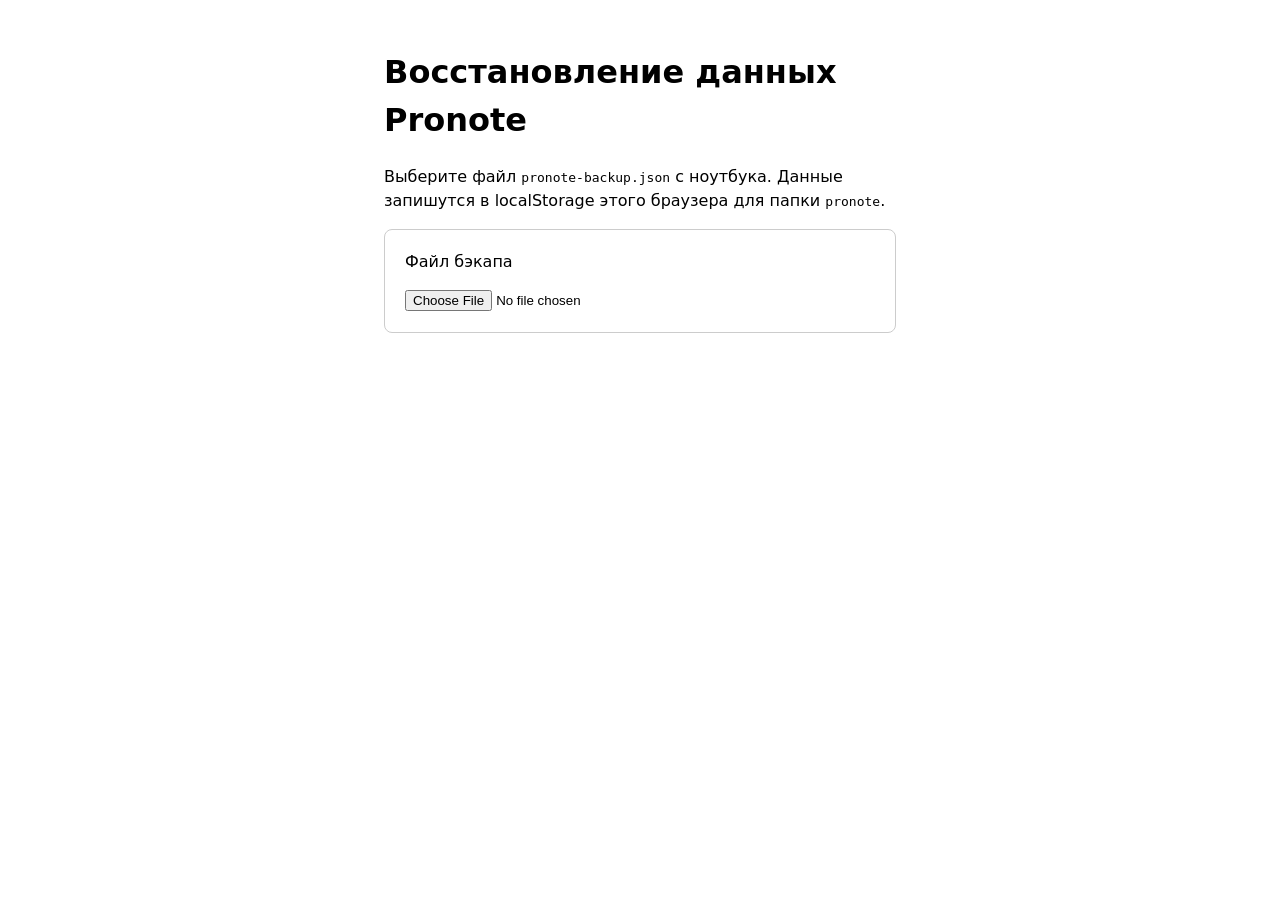
<file: restore-backup.html>
<!DOCTYPE html>
<html lang="ru">
  <head>
    <meta charset="UTF-8" />
    <meta name="viewport" content="width=device-width, initial-scale=1.0" />
    <title>Восстановление данных Pronote</title>
    <style>
      body {
        font-family: system-ui, sans-serif;
        max-width: 32rem;
        margin: 3rem auto;
        padding: 0 1.25rem;
        line-height: 1.5;
      }
      .panel {
        padding: 1.25rem;
        border: 1px solid #ccc;
        border-radius: 8px;
      }
      button,
      input[type="file"] {
        margin-top: 1rem;
      }
      .ok {
        color: #166534;
      }
      .err {
        color: #b91c1c;
      }
    </style>
  </head>
  <body>
    <h1>Восстановление данных Pronote</h1>
    <p>Выберите файл <code>pronote-backup.json</code> с ноутбука. Данные запишутся в localStorage этого браузера для папки <code>pronote</code>.</p>

    <div class="panel">
      <label for="backupFile">Файл бэкапа</label><br />
      <input id="backupFile" type="file" accept=".json,application/json" />
      <p id="status" hidden></p>
      <button type="button" id="openApp" hidden>Открыть Pronote</button>
    </div>

    <script>
      var fileInput = document.getElementById("backupFile");
      var statusEl = document.getElementById("status");
      var openBtn = document.getElementById("openApp");

      function showStatus(text, isError) {
        statusEl.hidden = false;
        statusEl.className = isError ? "err" : "ok";
        statusEl.textContent = text;
      }

      fileInput.addEventListener("change", function () {
        var file = fileInput.files && fileInput.files[0];
        if (!file) return;

        var reader = new FileReader();
        reader.onload = function () {
          try {
            var backup = JSON.parse(String(reader.result || ""));
            if (!backup || typeof backup !== "object" || Array.isArray(backup)) {
              throw new Error("Ожидается JSON-объект с ключами localStorage.");
            }

            Object.entries(backup).forEach(function (entry) {
              localStorage.setItem(entry[0], entry[1]);
            });

            showStatus("Готово: восстановлено " + Object.keys(backup).length + " ключей.", false);
            openBtn.hidden = false;
          } catch (err) {
            showStatus("Ошибка: " + (err && err.message ? err.message : err), true);
            openBtn.hidden = true;
          }
        };
        reader.onerror = function () {
          showStatus("Не удалось прочитать файл.", true);
        };
        reader.readAsText(file, "UTF-8");
      });

      openBtn.addEventListener("click", function () {
        window.location.href = "index.html#/all";
      });
    </script>
  </body>
</html>
</file>
<file: css/styles.css>
/* Pronote — тёмная тема, glassmorphism */

*,
*::before,
*::after {
  box-sizing: border-box;
}

:root {
  --bg: #000000;
  --text: #ffffff;
  --text-muted: rgba(255, 255, 255, 0.55);
  --color-scheme: dark;
  --theme-accent: #8fa8ff;
  --theme-toggle-filter: brightness(0) invert(0.94);
  --theme-accent-ring: rgba(255, 255, 255, 0.18);
  --surface-sidebar: rgba(0, 0, 0, 0.25);
  --surface-sidebar-border: rgba(255, 255, 255, 0.08);
  --overlay-bg: rgba(0, 0, 0, 0.55);
  --glass-bg: rgba(255, 255, 255, 0.05);
  --glass-bg-strong: rgba(255, 255, 255, 0.08);
  --glass-border: rgba(255, 255, 255, 0.14);
  --glass-border-bright: rgba(255, 255, 255, 0.18);
  --glass-border-soft: rgba(255, 255, 255, 0.06);
  --glass-bg-start: rgba(255, 255, 255, 0.14);
  --glass-bg-mid: rgba(255, 255, 255, 0.05);
  --glass-bg-end: rgba(255, 255, 255, 0.02);
  --glass-shine: rgba(255, 255, 255, 0.2);
  --glass-shine-mid: rgba(255, 255, 255, 0.04);
  --glass-inset-top: rgba(255, 255, 255, 0.16);
  --glass-inset-bottom: rgba(255, 255, 255, 0.04);
  --glass-shadow: rgba(0, 0, 0, 0.45);
  --glass-fallback: rgba(28, 28, 32, 0.92);
  --glass-hover-start: rgba(255, 255, 255, 0.1);
  --glass-hover-end: rgba(255, 255, 255, 0.04);
  --glass-active-start: rgba(255, 255, 255, 0.18);
  --glass-active-end: rgba(255, 255, 255, 0.07);
  --ambient-1: rgba(72, 88, 140, 0.22);
  --ambient-2: rgba(90, 70, 130, 0.16);
  --ambient-3: rgba(50, 100, 90, 0.12);
  --ambient-4: rgba(255, 255, 255, 0.04);
  --bullet-color: rgba(255, 255, 255, 0.35);
  --row-divider: rgba(255, 255, 255, 0.06);
  --icon-filter: brightness(0) invert(1);
  --field-bg: rgba(0, 0, 0, 0.35);
  --field-border: rgba(255, 255, 255, 0.14);
  --field-placeholder: rgba(255, 255, 255, 0.35);
  --field-focus-border: rgba(255, 255, 255, 0.28);
  --field-focus-ring: rgba(255, 255, 255, 0.08);
  --field-option-bg: #1a1a1a;
  --glass-blur: 22px;
  --glass-blur-sm: 14px;
  --glass-saturate: 1.45;
  --radius-lg: 20px;
  --radius-md: 14px;
  --radius-sm: 10px;
  --sidebar-width: 260px;
  --transition: 0.25s ease;
  --font: "Inter", system-ui, -apple-system, sans-serif;
  --space-page-x: 28px;
  --space-page-y: 24px;
  --space-section: 20px;
  --space-list-row-y: 14px;
  --space-list-gap: 0px;
  --space-field-label: 8px;
  --done-accent: #86efac;
  --done-accent-bright: #bbf7d0;
  --done-accent-muted: rgba(134, 239, 172, 0.55);
  --done-border: rgba(134, 239, 172, 0.28);
  --done-border-soft: rgba(134, 239, 172, 0.12);
  --done-bg: rgba(20, 24, 22, 0.82);
  --done-glow: 0 0 24px rgba(134, 239, 172, 0.07);
  --nav-done-color: var(--done-accent);
  --nav-done-color-hover: var(--done-accent-bright);
  --nav-done-border: var(--done-border);
  --nav-done-bg: linear-gradient(
    135deg,
    color-mix(in srgb, var(--done-accent) 12%, transparent) 0%,
    var(--done-bg) 55%,
    color-mix(in srgb, var(--done-bg) 92%, var(--bg)) 100%
  );
  --nav-done-bg-hover: linear-gradient(
    135deg,
    color-mix(in srgb, var(--done-accent) 16%, transparent) 0%,
    var(--done-bg) 55%,
    color-mix(in srgb, var(--done-bg) 96%, var(--bg)) 100%
  );
  --nav-done-shine: linear-gradient(
    115deg,
    color-mix(in srgb, var(--done-accent) 16%, transparent) 0%,
    color-mix(in srgb, var(--done-accent) 4%, transparent) 32%,
    transparent 52%
  );
  --nav-done-icon-color: rgba(255, 255, 255, 0.85);
}

html {
  -webkit-font-smoothing: antialiased;
  color-scheme: var(--color-scheme);
}

body {
  margin: 0;
  font-family: var(--font);
  font-size: 15px;
  font-weight: 400;
  line-height: 1.4;
  color: var(--text);
  background: var(--bg);
  transition:
    color var(--transition),
    background-color var(--transition);
}

/* ——— Ambient background (для видимости backdrop-filter) ——— */

.app {
  display: flex;
  position: relative;
  isolation: isolate;
}

.app::before {
  content: "";
  position: fixed;
  inset: 0;
  z-index: 0;
  pointer-events: none;
  background:
    radial-gradient(ellipse 70% 55% at 12% 18%, var(--ambient-1), transparent 58%),
    radial-gradient(ellipse 55% 45% at 88% 12%, var(--ambient-2), transparent 52%),
    radial-gradient(ellipse 60% 50% at 75% 82%, var(--ambient-3), transparent 55%),
    radial-gradient(ellipse 40% 35% at 40% 60%, var(--ambient-4), transparent 50%),
    var(--bg);
  transition: background var(--transition);
}

.app>* {
  position: relative;
  z-index: 1;
}

a {
  color: inherit;
  text-decoration: none;
}

ul {
  margin: 0;
  padding: 0;
  list-style: none;
}

button {
  font: inherit;
  color: inherit;
  cursor: pointer;
  border: none;
  background: none;
  padding: 0;
}

/* ——— Layout ——— */

.main-wrap {
  width: 100%;
  display: flex;
  flex-direction: column;
}

.main {
  flex: 1;
  display: flex;
  flex-direction: column;
  gap: var(--space-section);
  padding: var(--space-page-y) var(--space-page-x) 36px;
  max-width: 1200px;
  width: 100%;
  margin: 0 auto;
  min-height: calc(100dvh - 0px);
}

/* ——— Glass (жидкое стекло) ——— */

.glass,
.glass-panel,
.glass-bar,
.topbar,
.menu-toggle,
.sidebar-close,
.nav-item--active,
.board-col__icon {
  position: relative;
  overflow: hidden;
  border: 1px solid var(--glass-border);
  background: linear-gradient(135deg,
      var(--glass-bg-start) 0%,
      var(--glass-bg-mid) 38%,
      var(--glass-bg-end) 100%);
  backdrop-filter: blur(var(--glass-blur)) saturate(var(--glass-saturate));
  -webkit-backdrop-filter: blur(var(--glass-blur)) saturate(var(--glass-saturate));
  box-shadow:
    inset 0 1px 0 var(--glass-inset-top),
    inset 0 -1px 0 var(--glass-inset-bottom),
    0 12px 40px var(--glass-shadow);
  transition:
    background var(--transition),
    border-color var(--transition),
    box-shadow var(--transition),
    transform 0.15s ease;
}

.glass::before,
.glass-panel::before,
.glass-bar::before,
.topbar::before,
.menu-toggle::before,
.sidebar-close::before,
.nav-item--active::before,
.board-col__icon::before {
  content: "";
  position: absolute;
  inset: 0;
  border-radius: inherit;
  background: linear-gradient(115deg,
      var(--glass-shine) 0%,
      var(--glass-shine-mid) 28%,
      transparent 48%);
  pointer-events: none;
}

.board-col__icon {
  backdrop-filter: blur(var(--glass-blur-sm)) saturate(var(--glass-saturate));
  -webkit-backdrop-filter: blur(var(--glass-blur-sm)) saturate(var(--glass-saturate));
}

.menu-toggle:hover,
.sidebar-close:hover,
.nav-item:hover:not(.nav-item--active) {
  background: linear-gradient(135deg,
      var(--glass-hover-start) 0%,
      var(--glass-hover-end) 100%);
  border-color: var(--glass-border-bright);
}

.menu-toggle:active,
.sidebar-close:active {
  transform: scale(0.97);
}

.nav-item--active:hover {
  border-color: var(--glass-border-bright);
  background: linear-gradient(135deg,
      var(--glass-active-start) 0%,
      var(--glass-active-end) 100%);
}

@supports not ((backdrop-filter: blur(1px)) or (-webkit-backdrop-filter: blur(1px))) {

  .glass,
  .glass-panel,
  .glass-bar,
  .topbar,
  .menu-toggle,
  .sidebar-close,
  .nav-item--active,
  .board-col__icon {
    background: var(--glass-fallback);
  }

  .glass::before,
  .glass-panel::before,
  .glass-bar::before,
  .topbar::before,
  .menu-toggle::before,
  .sidebar-close::before,
  .nav-item--active::before,
  .board-col__icon::before {
    display: none;
  }

  .done-head,
  .nav-item--done {
    background: var(--done-bg);
  }
}

/* ——— Sidebar ——— */

.sidebar-overlay {
  position: fixed;
  inset: 0;
  z-index: 40;
  background: var(--overlay-bg);
  backdrop-filter: blur(12px) saturate(1.2);
  -webkit-backdrop-filter: blur(12px) saturate(1.2);
  opacity: 0;
  transition: opacity var(--transition);
  pointer-events: none;
}

.sidebar-overlay.is-visible {
  opacity: 1;
  pointer-events: auto;
}

.sidebar {
  position: sticky;
  top: 0;
  z-index: 50;
  flex-shrink: 0;
  width: var(--sidebar-width);
  height: 100dvh;
  padding: 28px 18px 32px;
  border-right: 1px solid var(--surface-sidebar-border);
  background: var(--surface-sidebar);
  backdrop-filter: blur(28px) saturate(1.35);
  -webkit-backdrop-filter: blur(28px) saturate(1.35);
  display: flex;
  flex-direction: column;
  gap: 28px;
}

.sidebar__head {
  display: flex;
  align-items: center;
  justify-content: space-between;
  gap: 12px;
}

.sidebar__brand {
  display: flex;
  align-items: center;
  gap: 10px;
  min-width: 0;
  flex: 1;
}

.theme-toggle {
  flex-shrink: 0;
  display: flex;
  align-items: center;
  justify-content: center;
  width: 32px;
  height: 32px;
  padding: 0;
  border: none;
  border-radius: var(--radius-sm);
  background: transparent;
  cursor: pointer;
  transition: opacity var(--transition), transform 0.15s ease;
}

.theme-toggle:hover {
  opacity: 0.82;
}

.theme-toggle:active {
  transform: scale(0.94);
}

.theme-toggle__icon {
  display: block;
  width: 20px;
  height: 20px;
  object-fit: contain;
  flex-shrink: 0;
  opacity: 0.92;
  filter: var(--theme-toggle-filter);
  transition: filter var(--transition), opacity var(--transition);
}

.logo {
  font-size: 22px;
  font-weight: 600;
  letter-spacing: 0.04em;
  text-transform: uppercase;
}

.sidebar-close {
  display: none;
  width: 36px;
  height: 36px;
  align-items: center;
  justify-content: center;
  border-radius: var(--radius-sm);
}

.sidebar-close span,
.sidebar-close span::before {
  display: block;
  width: 14px;
  height: 2px;
  background: var(--text);
  border-radius: 1px;
  position: relative;
}

.sidebar-close span::before {
  content: "";
  position: absolute;
  top: 0;
  left: 0;
  transform: rotate(90deg);
}

.sidebar-nav {
  display: flex;
  flex-direction: column;
  gap: 4px;
  flex: 1;
  min-height: 0;
}

.nav-group + .nav-group,
.nav-group + .nav-item,
.nav-item + .nav-group {
  margin-top: 8px;
}

.nav-item {
  display: flex;
  align-items: center;
  gap: 12px;
  padding: 11px 16px;
  border-radius: var(--radius-md);
  color: var(--text);
  transition: background var(--transition);
}

.nav-item[data-route="notes"] {
  margin-top: 8px;
}

.nav-item[data-route="board"] {
  margin-top: auto;
  padding-top: 8px;
}

.nav-item {
  border: 1px solid transparent;
}

.nav-item:hover:not(.nav-item--active) {
  background: var(--glass-bg-strong);
  border-color: var(--glass-border-soft);
}

.icon-img {
  flex-shrink: 0;
  display: block;
  width: 20px;
  height: 20px;
  object-fit: contain;
  filter: var(--icon-filter);
  opacity: 0.92;
}

.icon-img--sm {
  width: 18px;
  height: 18px;
}

.icon-slot {
  flex-shrink: 0;
  display: inline-flex;
  align-items: center;
  justify-content: center;
  width: 20px;
  height: 20px;
  border: 1px solid rgba(255, 255, 255, 0.22);
  border-radius: 6px;
  font-size: 10px;
  font-weight: 500;
  letter-spacing: -0.08em;
  color: rgba(255, 255, 255, 0.7);
  background: rgba(255, 255, 255, 0.04);
}

.icon-slot--sm {
  width: 16px;
  height: 16px;
  border-radius: 4px;
  font-size: 8px;
}

.icon-slot--code {
  border: none;
  background: transparent;
  font-size: 11px;
}

.icon-slot--sm.icon-slot--code {
  font-size: 9px;
}

.nav-group--open .nav-sub {
  display: block;
}

.nav-item--toggle {
  width: 100%;
  text-align: left;
}

.nav-item__chevron {
  flex-shrink: 0;
  margin-left: auto;
  width: 7px;
  height: 7px;
  border-right: 1.5px solid currentColor;
  border-bottom: 1.5px solid currentColor;
  transform: rotate(45deg);
  opacity: 0.5;
  transition: transform var(--transition), opacity var(--transition);
}

.nav-group--open .nav-item__chevron {
  transform: rotate(-135deg);
  opacity: 0.75;
}

.nav-sub {
  position: relative;
  margin: 4px 0 10px 36px;
  padding-left: 14px;
  display: none;
}

.nav-sub::before {
  content: "";
  position: absolute;
  left: 0;
  top: 6px;
  bottom: 6px;
  width: 1px;
  background: rgba(255, 255, 255, 0.2);
}

.nav-sub li {
  position: relative;
}

.nav-sub li::before {
  content: "";
  position: absolute;
  left: -16px;
  top: 50%;
  width: 10px;
  height: 1px;
  background: rgba(255, 255, 255, 0.2);
}

.nav-sub a {
  display: block;
  padding: 8px 0 8px 6px;
  font-size: 14px;
  color: var(--text-muted);
  transition: color var(--transition);
}

.nav-sub a:hover {
  color: var(--text);
}

/* ——— Top bar (mobile) ——— */

.topbar {
  display: none;
  align-items: center;
  gap: 16px;
  padding: 14px 20px;
  border-radius: 0;
  border-left: none;
  border-right: none;
  border-top: none;
}

.topbar__title {
  font-size: 18px;
  font-weight: 600;
}

.menu-toggle {
  display: flex;
  flex-direction: column;
  justify-content: center;
  gap: 5px;
  width: 40px;
  height: 40px;
  padding: 10px;
  border-radius: var(--radius-sm);
}

.menu-toggle span {
  position: relative;
  z-index: 1;
}

.menu-toggle span {
  display: block;
  height: 2px;
  width: 100%;
  background: var(--text);
  border-radius: 1px;
}

/* ——— Today / Done bars ——— */

.glass-panel,
.glass-bar {
  border-radius: var(--radius-lg);
}

.glass-bar {
  height: fit-content;
  display: flex;
  align-items: center;
  justify-content: center;
  min-height: 72px;
  padding: var(--space-page-y) var(--space-page-x);
}

.glass-bar__label {
  position: relative;
  z-index: 1;
  margin: 0;
  font-size: 16px;
  font-weight: 500;
  letter-spacing: 0.01em;
}

.glass-bar--notes,
.glass-bar--today,
.glass-bar--done {
  --home-bar-pad-y: 16px;
  --home-bar-gap: 12px;
  --home-row-y: 9px;
  min-height: 0;
  flex-direction: column;
  align-items: stretch;
  justify-content: flex-start;
  padding: var(--home-bar-pad-y) var(--space-page-x);
  gap: var(--home-bar-gap);
}

.glass-bar--notes .today-list__row,
.glass-bar--today .today-list__row,
.glass-bar--done .today-list__row {
  padding: var(--home-row-y) 0 var(--home-row-y) 28px;
  gap: 8px 16px;
}

.glass-bar--today .home-task-row,
.glass-bar--done .home-task-row {
  grid-template-columns:
    minmax(0, 1fr)
    7rem
    6rem
    5.5rem
    7rem
    minmax(7rem, max-content);
  align-items: center;
}

.glass-bar--today .home-task-row--compact,
.glass-bar--done .home-task-row--compact {
  grid-template-columns: minmax(0, 1fr) 5.75rem 7rem minmax(3.5rem, max-content);
}

.home-task-row__title-cell {
  min-width: 0;
}

.home-task-row__project-col,
.home-task-row__assignee-col {
  display: flex;
  align-items: center;
  justify-content: center;
  min-width: 0;
}

.home-task-row__project-col .project-badge,
.home-task-row__assignee-col .project-badge {
  max-width: 100%;
}

.home-task-row__project-col--empty,
.home-task-row__assignee-col--empty {
  visibility: hidden;
}

.home-note-row {
  grid-template-columns: minmax(0, 1fr) auto;
  align-items: center;
}

.home-task-row__title,
.home-note-row__title {
  background: none;
  border: none;
  padding: 0;
  margin: 0;
  font: inherit;
  font-size: 13px;
  line-height: 1.35;
  text-align: left;
  color: var(--text);
  cursor: pointer;
  min-width: 0;
  overflow: hidden;
  text-overflow: ellipsis;
  white-space: nowrap;
  transition: color var(--transition);
}

.home-task-row__title:hover,
.home-note-row__title:hover {
  color: var(--text-muted);
}

.home-task-row__board,
.home-task-row__status {
  text-align: center;
  font-size: 11px;
  line-height: 1.3;
  color: var(--text-muted);
  white-space: nowrap;
  overflow: hidden;
  text-overflow: ellipsis;
}

.home-task-row__status--done {
  color: var(--done-accent);
}

.home-task-row__status--empty {
  visibility: hidden;
}

.home-task-row__project {
  display: flex;
  flex-wrap: wrap;
  justify-content: flex-end;
  gap: 8px;
  justify-self: end;
  text-align: right;
  min-width: 0;
  max-width: 100%;
}

.home-task-row__project .project-badge {
  max-width: 100%;
}

.home-note-row__time {
  justify-self: end;
  font-size: 11px;
  color: var(--text-muted);
  font-variant-numeric: tabular-nums;
  white-space: nowrap;
}

.glass-bar--notes .today-list__empty,
.glass-bar--today .today-list__empty,
.glass-bar--done .today-list__empty {
  padding: 12px 0;
  font-size: 13px;
}

.glass-bar--notes .done-list__more,
.glass-bar--today .done-list__more,
.glass-bar--done .done-list__more {
  padding: 10px 0 2px;
}

.glass-bar--notes .notes-list__preview {
  margin-top: 2px;
  font-size: 11px;
  line-height: 1.3;
}

.glass-bar--notes .glass-bar__label,
.glass-bar--today .glass-bar__label,
.glass-bar--done .glass-bar__label {
  font-size: 15px;
}

.notes-head__add.page-head__add,
.today-head__add.page-head__add {
  width: 40px;
  height: 40px;
}

.notes-head__add .page-head__add-icon,
.today-head__add .page-head__add-icon {
  font-size: 24px;
}

.glass-bar--notes .glass-bar__label {
  margin: 0;
  text-align: center;
}

.notes-head {
  position: relative;
  z-index: 1;
  display: flex;
  align-items: center;
  justify-content: center;
  gap: 12px;
  width: 100%;
}

.notes-head__add {
  flex-shrink: 0;
}

.notes-list {
  position: relative;
  z-index: 1;
  width: 100%;
}

.notes-list__row {
  grid-template-columns: minmax(0, 1fr) 9rem;
}

.notes-list__title {
  background: none;
  border: none;
  padding: 0;
  font: inherit;
  text-align: left;
  cursor: pointer;
  color: var(--text);
  transition: color var(--transition);
}

.notes-list__title:hover {
  color: var(--text-muted);
}

.notes-list__preview {
  display: block;
  margin-top: 4px;
  font-size: 12px;
  line-height: 1.4;
  color: var(--text-muted);
  overflow: hidden;
  text-overflow: ellipsis;
  white-space: nowrap;
  max-width: 100%;
}

.notes-page__list {
  padding-top: 4px;
}

.notes-page .ideas-block__body {
  padding: 12px var(--space-page-x) var(--space-page-y);
}

.icon-img--notes {
  position: relative;
  display: inline-block;
  width: 14px;
  height: 17px;
  border: 1.5px solid rgba(255, 255, 255, 0.72);
  border-radius: 2px;
  box-sizing: border-box;
}

.icon-img--notes::before {
  content: "";
  position: absolute;
  top: 4px;
  left: 2px;
  right: 2px;
  height: 1.5px;
  background: rgba(255, 255, 255, 0.55);
  box-shadow: 0 4px 0 rgba(255, 255, 255, 0.55), 0 8px 0 rgba(255, 255, 255, 0.35);
}

.glass-bar--today .glass-bar__label {
  margin: 0;
  text-align: center;
}

.today-head {
  position: relative;
  z-index: 1;
  display: flex;
  align-items: center;
  justify-content: center;
  gap: 12px;
  width: 100%;
}

.today-head__add {
  flex-shrink: 0;
}

.today-type-switch {
  display: flex;
  gap: 8px;
  margin-bottom: 16px;
  padding: 4px;
  border-radius: var(--radius-md);
  border: 1px solid rgba(255, 255, 255, 0.08);
  background: rgba(255, 255, 255, 0.03);
}

.today-type-switch__btn {
  flex: 1;
  padding: 10px 14px;
  border: none;
  border-radius: calc(var(--radius-md) - 4px);
  background: transparent;
  color: var(--text-muted);
  font: inherit;
  font-size: 14px;
  font-weight: 500;
  cursor: pointer;
  transition: color var(--transition), background var(--transition), box-shadow var(--transition);
}

.today-type-switch__btn:hover {
  color: var(--text);
}

.today-type-switch__btn--active {
  color: var(--text);
  background: rgba(255, 255, 255, 0.1);
  box-shadow: inset 0 1px 0 rgba(255, 255, 255, 0.08);
}

.today-create__task-fields {
  display: flex;
  flex-direction: column;
  gap: 0;
}

.today-form {
  position: relative;
  z-index: 1;
  width: 100%;
  text-align: left;
}

.today-form__row {
  display: grid;
  grid-template-columns: repeat(2, minmax(0, 1fr));
  gap: 12px;
}

.today-form__field {
  margin-bottom: 14px;
}

.today-list {
  position: relative;
  z-index: 1;
  display: flex;
  flex-direction: column;
  gap: var(--space-list-gap);
  margin: 0;
  padding: 0;
  list-style: none;
  width: 100%;
  box-sizing: border-box;
}

.today-list__row {
  display: grid;
  grid-template-columns: minmax(0, 1fr) 6.5rem 9rem;
  gap: 12px 24px;
  align-items: center;
  position: relative;
  padding: var(--space-list-row-y) 0 var(--space-list-row-y) 22px;
}

.today-list__row + .today-list__row {
  border-top: 1px solid var(--row-divider);
}

.today-list__row::before {
  content: "";
  position: absolute;
  left: 0;
  top: 0.55em;
  width: 5px;
  height: 5px;
  border-radius: 50%;
  background: var(--bullet-color);
  transform: translateY(-50%);
}

.home-task-row::before,
.home-note-row::before {
  left: 10px;
  top: 50%;
  transform: translateY(-50%);
}

.today-list__title-cell {
  display: flex;
  flex-direction: column;
  align-items: flex-start;
  gap: 6px;
  min-width: 0;
}

.today-list__title {
  min-width: 0;
  font-size: 14px;
  color: var(--text);
  transition: color var(--transition);
}

.today-list__modified {
  font-size: 10px;
  font-weight: 500;
  letter-spacing: 0.02em;
  text-transform: uppercase;
  color: rgba(255, 255, 255, 0.5);
}

.today-list__title:hover {
  color: var(--text-muted);
}

.today-list__tag {
  justify-self: end;
  text-align: right;
  font-size: 12px;
  color: var(--text-muted);
  white-space: nowrap;
}

.today-list__time {
  justify-self: end;
  font-size: 12px;
  color: var(--text-muted);
  font-variant-numeric: tabular-nums;
  text-align: right;
  white-space: nowrap;
}

.today-list__empty {
  padding: 20px 0;
  font-size: 14px;
  color: var(--text-muted);
  text-align: center;
  justify-content: center;
  border-top: none;
}

.today-list__empty::before {
  display: none;
}

.glass-bar--done .glass-bar__label {
  margin: 0;
  text-align: center;
}

.done-head {
  position: relative;
  z-index: 1;
  overflow: hidden;
  border: 1px solid var(--done-border);
  background: linear-gradient(
    135deg,
    color-mix(in srgb, var(--done-accent) 12%, transparent) 0%,
    var(--done-bg) 55%,
    color-mix(in srgb, var(--done-bg) 92%, var(--bg)) 100%
  );
  box-shadow:
    inset 0 1px 0 color-mix(in srgb, var(--done-accent) 16%, transparent),
    var(--done-glow);
  color: var(--done-accent);
}

.done-head::before {
  content: "";
  position: absolute;
  inset: 0;
  border-radius: inherit;
  background: linear-gradient(
    115deg,
    color-mix(in srgb, var(--done-accent) 16%, transparent) 0%,
    color-mix(in srgb, var(--done-accent) 4%, transparent) 32%,
    transparent 52%
  );
  pointer-events: none;
}

.nav-item--done {
  position: relative;
  z-index: 1;
  overflow: hidden;
  border: 1px solid var(--nav-done-border);
  background: var(--nav-done-bg);
  box-shadow:
    inset 0 1px 0 color-mix(in srgb, var(--done-accent) 16%, transparent),
    var(--done-glow);
  color: var(--nav-done-color);
}

.nav-item--done::before {
  content: "";
  position: absolute;
  inset: 0;
  border-radius: inherit;
  background: var(--nav-done-shine);
  pointer-events: none;
}

.nav-item--done > * {
  position: relative;
  z-index: 1;
}

.nav-item--done:hover,
.nav-item--done.nav-item--active:hover {
  color: var(--nav-done-color-hover);
  border-color: color-mix(in srgb, var(--done-accent) 45%, transparent);
  background: var(--nav-done-bg-hover);
}

.nav-item--done.nav-item--active {
  border-color: color-mix(in srgb, var(--done-accent) 38%, transparent);
  background: var(--nav-done-bg-hover);
  box-shadow:
    inset 0 1px 0 color-mix(in srgb, var(--done-accent) 20%, transparent),
    var(--done-glow),
    0 8px 24px rgba(0, 0, 0, 0.35);
}

.nav-item--done.nav-item--active::before {
  background: linear-gradient(
    115deg,
    color-mix(in srgb, var(--done-accent) 20%, transparent) 0%,
    color-mix(in srgb, var(--done-accent) 6%, transparent) 32%,
    transparent 52%
  );
}

.nav-item--done .icon-img--done {
  color: var(--nav-done-icon-color, inherit);
}

.glass-bar--done .done-head {
  margin: calc(-1 * var(--home-bar-pad-y)) calc(-1 * var(--space-page-x)) var(--home-bar-gap);
  padding: var(--home-bar-pad-y) var(--space-page-x);
  border-radius: var(--radius-lg) var(--radius-lg) 0 0;
  border-bottom: none;
}

.done-page .done-head {
  border-radius: var(--radius-lg) var(--radius-lg) 0 0;
  border-bottom: none;
}

.done-head .glass-bar__label,
.done-head .page-head__title {
  position: relative;
  z-index: 1;
  color: var(--done-accent);
  font-weight: 500;
}

.done-list {
  position: relative;
  z-index: 1;
  width: 100%;
}

.done-list__title-cell {
  display: flex;
  align-items: flex-start;
  gap: 8px;
  min-width: 0;
}

.done-list__title-cell .today-list__title {
  flex: 1;
  min-width: 0;
}

.done-list__delete {
  flex-shrink: 0;
  width: 28px;
  height: 28px;
  margin-top: -2px;
  border-radius: var(--radius-sm);
  border: 1px solid rgba(248, 113, 113, 0.25);
  background: rgba(248, 113, 113, 0.08);
  color: #fca5a5;
  font-size: 18px;
  line-height: 1;
  cursor: pointer;
  transition: color var(--transition), border-color var(--transition), background var(--transition);
}

.done-list__delete:hover {
  color: #fecaca;
  border-color: rgba(248, 113, 113, 0.45);
  background: rgba(248, 113, 113, 0.14);
}

.done-list__more {
  padding: 16px 0 4px;
  text-align: center;
  list-style: none;
  border-top: 1px solid rgba(255, 255, 255, 0.06);
}

.done-list__more::before {
  display: none;
}

.done-list__more a {
  font-size: 13px;
  color: var(--text-muted);
  transition: color var(--transition);
}

.done-list__more a:hover {
  color: var(--text);
}

.done-page__list {
  padding: 4px 0 0;
}

.all-tasks-page .ideas-block__body,
.done-page .ideas-block__body {
  padding: 12px var(--space-page-x) var(--space-page-y);
}

.all-tasks-toolbar {
  position: relative;
  z-index: 1;
  padding: 0 var(--space-page-x) var(--space-page-y);
  border-bottom: 1px solid rgba(255, 255, 255, 0.06);
}

.all-tasks-toolbar__grid {
  display: grid;
  grid-template-columns: repeat(2, minmax(0, 1fr));
  gap: 16px 20px;
}

.all-tasks-toolbar__field {
  display: block;
  min-width: 0;
}

.all-tasks-toolbar__label {
  display: block;
  margin-bottom: var(--space-field-label);
  font-size: 13px;
  color: var(--text-muted);
}

.all-tasks-toolbar__select {
  width: 100%;
}

@media (min-width: 900px) {
  .all-tasks-toolbar__grid {
    grid-template-columns: repeat(4, minmax(0, 1fr));
  }
}

.all-tasks-list__row {
  grid-template-columns: minmax(0, 1fr) 5.5rem 5rem 9rem;
  gap: 10px 20px;
}

.all-tasks-list__row .today-list__tag,
.all-tasks-list__row .all-tasks-list__status,
.all-tasks-list__row .all-tasks-list__time {
  justify-self: end;
  text-align: right;
}

.all-tasks-list__section {
  font-size: 12px;
  line-height: 1.35;
  color: var(--text-muted);
}

.all-tasks-list__status {
  font-size: 12px;
  color: var(--text-muted);
  white-space: nowrap;
}

.all-tasks-list__status--done {
  color: var(--done-accent);
}

.all-tasks-list__time {
  cursor: default;
}

.icon-img--done {
  display: inline-flex;
  align-items: center;
  justify-content: center;
  width: 20px;
  height: 20px;
  font-size: 14px;
  font-weight: 600;
  line-height: 1;
  color: var(--nav-done-icon-color, rgba(255, 255, 255, 0.85));
}

/* ——— Board columns ——— */

.board {
  display: grid;
  grid-template-columns: repeat(3, 1fr);
  gap: 20px;
  align-items: stretch;
  min-height: 0;
}

.board-col {
  display: flex;
  flex-direction: column;
  padding: var(--space-page-y) var(--space-page-x);
  min-height: 230px;
  height: 100%;
}

.board-col__head {
  display: flex;
  align-items: center;
  gap: 12px;
  margin-bottom: 22px;
  position: relative;
  z-index: 2;
}

.board-col__title {
  flex: 1;
  min-width: 0;
}

.board-col__add {
  margin-left: auto;
  flex-shrink: 0;
  position: relative;
  z-index: 3;
}

.board-col__icon {
  display: flex;
  align-items: center;
  justify-content: center;
  width: 36px;
  height: 36px;
  border-radius: 50%;
  flex-shrink: 0;
}

.board-col__icon .icon-img {
  position: relative;
  z-index: 1;
}

.board-col__head,
.nav-item {
  z-index: 0;
}

.nav-item>* {
  position: relative;
  z-index: 1;
}


.board-col__head .board-col__title {
  margin: 0;
  font-size: 16px;
  font-weight: 500;
}

.board-col__list {
  display: flex;
  flex-direction: column;
  gap: 12px;
  flex: 1;
}

.board-col__list li {
  position: relative;
  padding: 4px 0 4px 22px;
}

.board-col__list li::before {
  content: "";
  position: absolute;
  left: 0;
  top: 0.55em;
  width: 5px;
  height: 5px;
  border-radius: 50%;
  background: var(--bullet-color);
  transform: translateY(-50%);
}

.board-col__list a {
  font-size: 14px;
  color: var(--text-muted);
  transition: color var(--transition);
}

.board-col__list a:hover {
  color: var(--text);
}

.board-col__empty {
  font-size: 14px;
  color: var(--text-muted);
}

/* ——— Views (v2: навигация без перезагрузки) ——— */

.view {
  display: none;
  flex-direction: column;
  gap: 20px;
  flex: 1;
  width: 100%;
  min-height: 0;
}

.view--active {
  display: flex;
}

.nav-sub__link--active {
  color: var(--text);
  font-weight: 500;
}

.ideas-page,
.board-page {
  display: flex;
  flex-direction: column;
  gap: 28px;
  width: 100%;
}

.ideas-section {
  scroll-margin-top: 16px;
}

.ideas-block {
  display: flex;
  flex-direction: column;
  border-radius: var(--radius-lg);
  overflow: hidden;
}

.ideas-block__head.page-head {
  padding-bottom: var(--space-page-y);
}

.all-tasks-page .ideas-block__head.page-head,
.done-page .ideas-block__head.page-head {
  padding-bottom: 20px;
}

.ideas-block__body {
  position: relative;
  z-index: 1;
  padding: 0 var(--space-page-x) var(--space-page-y);
  border-top: 1px solid rgba(255, 255, 255, 0.06);
}

.ideas-block__body[hidden] {
  display: none !important;
}

.ideas-block__body .idea-list {
  padding-top: 16px;
}

.idea-form--inset {
  border-radius: 0;
  border: none;
  border-top: 1px solid rgba(255, 255, 255, 0.08);
  border-bottom: 1px solid rgba(255, 255, 255, 0.06);
  box-shadow: none;
  margin: 0;
}

.idea-form--inset::before {
  display: none;
}

.board-col--link {
  cursor: pointer;
  transition: opacity var(--transition), box-shadow var(--transition);
}

.board-col--link:hover {
  opacity: 0.92;
}

.board-col--link:focus-visible {
  outline: 2px solid rgba(255, 255, 255, 0.45);
  outline-offset: 2px;
}

.board-col--link .board-col__list a {
  position: relative;
  z-index: 1;
}

.page-head {
  display: flex;
  align-items: center;
  justify-content: space-between;
  gap: 16px;
  padding: var(--space-page-y) var(--space-page-x);
}

.page-head__content {
  flex: 1;
  min-width: 0;
  position: relative;
  z-index: 1;
}

.page-head__add {
  position: relative;
  z-index: 1;
  flex-shrink: 0;
  display: flex;
  align-items: center;
  justify-content: center;
  width: 48px;
  height: 48px;
  padding: 0;
  border-radius: 50%;
  cursor: pointer;
  transition: transform 0.15s ease, border-color var(--transition), background var(--transition);
}

.page-head__add:hover {
  border-color: rgba(255, 255, 255, 0.24);
}

.page-head__add:active {
  transform: scale(0.96);
}

.page-head__add--active {
  border-color: rgba(255, 255, 255, 0.28);
  background: linear-gradient(
    135deg,
    rgba(255, 255, 255, 0.18) 0%,
    rgba(255, 255, 255, 0.06) 100%
  );
}

.page-head__add-icon {
  font-size: 28px;
  font-weight: 300;
  line-height: 1;
  margin-top: -2px;
}

.page-head__eyebrow {
  margin: 0 0 8px;
  font-size: 13px;
  color: var(--text-muted);
}

.page-head__title {
  margin: 0;
  font-size: 22px;
  font-weight: 600;
  letter-spacing: -0.02em;
}

.page-head__meta {
  margin: 12px 0 0;
  font-size: 13px;
  color: var(--text-muted);
}

.page-head__title,
.page-head__eyebrow,
.page-head__meta {
  position: relative;
  z-index: 1;
}

.idea-list {
  display: flex;
  flex-direction: column;
  gap: 12px;
  list-style: none;
  margin: 0;
  padding: 0;
}

.idea-card {
  padding: 20px 22px;
  border-radius: var(--radius-lg);
}

.idea-card--inner {
  position: relative;
  padding: 18px 18px 16px;
  border-radius: var(--radius-md);
  background: rgba(255, 255, 255, 0.04);
  border: 1px solid rgba(255, 255, 255, 0.1);
  box-shadow: inset 0 1px 0 rgba(255, 255, 255, 0.06);
}

.idea-card__modified {
  position: absolute;
  top: 8px;
  left: 8px;
  z-index: 2;
  padding: 2px 7px;
  border-radius: 999px;
  font-size: 10px;
  font-weight: 500;
  letter-spacing: 0.02em;
  text-transform: uppercase;
  color: rgba(255, 255, 255, 0.72);
  background: rgba(255, 255, 255, 0.08);
  border: 1px solid rgba(255, 255, 255, 0.12);
  pointer-events: none;
}

.idea-card--modified .idea-card__top {
  padding-top: 16px;
}

.idea-card__title {
  margin: 0 0 10px;
  font-size: 16px;
  font-weight: 500;
  position: relative;
  z-index: 1;
}

.idea-card__top .idea-card__title {
  flex: 1;
  min-width: 0;
  margin-bottom: 0;
}

.idea-card--editable {
  cursor: pointer;
}

.idea-card__actions {
  display: flex;
  flex-shrink: 0;
  gap: 6px;
}

.idea-card__complete,
.idea-card__edit,
.idea-card__delete {
  flex-shrink: 0;
  width: 32px;
  height: 32px;
  border: 1px solid rgba(255, 255, 255, 0.12);
  border-radius: var(--radius-sm);
  background: rgba(255, 255, 255, 0.04);
  color: var(--text-muted);
  line-height: 1;
  cursor: pointer;
  transition: color var(--transition), border-color var(--transition), background var(--transition);
}

.idea-card__complete {
  font-size: 16px;
  color: rgba(134, 239, 172, 0.75);
}

.idea-card__complete:hover {
  color: #86efac;
  border-color: rgba(134, 239, 172, 0.35);
  background: rgba(134, 239, 172, 0.1);
}

.idea-card__edit {
  font-size: 15px;
}

.idea-card__delete {
  font-size: 20px;
}

.idea-card__edit:hover,
.idea-card__delete:hover {
  color: var(--text);
  border-color: rgba(255, 255, 255, 0.22);
  background: rgba(255, 255, 255, 0.08);
}

.idea-card__text {
  margin: 10px 0 0;
  font-size: 14px;
  line-height: 1.5;
  color: var(--text-muted);
  position: relative;
  z-index: 1;
}

.idea-card__comments {
  margin: 12px 0 0;
  padding: 0;
  list-style: none;
  display: flex;
  flex-direction: column;
  gap: 8px;
  position: relative;
  z-index: 1;
}

.idea-card__comment {
  padding: 10px 12px;
  border-radius: var(--radius-sm);
  background: rgba(255, 255, 255, 0.04);
  border: 1px solid rgba(255, 255, 255, 0.08);
}

.idea-card__comment-text {
  margin: 0;
  font-size: 13px;
  line-height: 1.45;
  color: rgba(255, 255, 255, 0.82);
}

.idea-card__comment-date {
  display: block;
  margin-top: 6px;
  font-size: 11px;
  color: var(--text-muted);
  font-variant-numeric: tabular-nums;
}

.comments-block {
  margin-bottom: 14px;
}

.comments-block__label {
  margin: 0 0 8px;
  font-size: 13px;
  color: var(--text-muted);
}

.comments-list {
  margin: 0;
  padding: 0;
  list-style: none;
  display: flex;
  flex-direction: column;
  gap: 8px;
  max-height: 160px;
  overflow-y: auto;
}

.comments-list__item {
  padding: 10px 12px;
  border-radius: var(--radius-sm);
  background: rgba(255, 255, 255, 0.04);
  border: 1px solid rgba(255, 255, 255, 0.08);
}

.comments-list__text {
  margin: 0;
  font-size: 13px;
  line-height: 1.45;
  color: rgba(255, 255, 255, 0.82);
  white-space: pre-wrap;
  word-break: break-word;
}

.comments-list__date {
  display: block;
  margin-top: 6px;
  font-size: 11px;
  color: var(--text-muted);
  font-variant-numeric: tabular-nums;
}

.idea-card__foot-left {
  display: flex;
  flex-wrap: wrap;
  align-items: center;
  gap: 8px;
  min-width: 0;
}

.project-badge {
  display: inline-flex;
  align-items: center;
  max-width: 100%;
  padding: 4px 10px;
  border-radius: 999px;
  font-size: 11px;
  font-weight: 500;
  line-height: 1.2;
  color: var(--project-color, #86efac);
  border: 1px solid color-mix(in srgb, var(--project-color, #86efac) 42%, transparent);
  background: color-mix(in srgb, var(--project-color, #86efac) 14%, transparent);
  white-space: nowrap;
  overflow: hidden;
  text-overflow: ellipsis;
}

@supports not (color: color-mix(in srgb, white 50%, black)) {
  .project-badge {
    border-color: rgba(255, 255, 255, 0.14);
    background: rgba(255, 255, 255, 0.06);
  }
}

.today-list__title-cell .project-badge {
  margin-top: 2px;
}

.project-picker {
  margin-bottom: 14px;
}

.project-picker__tags {
  display: flex;
  flex-wrap: wrap;
  gap: 8px;
}

.project-picker__tag {
  padding: 7px 14px;
  border-radius: 999px;
  border: 1px solid rgba(255, 255, 255, 0.14);
  background: rgba(255, 255, 255, 0.05);
  color: var(--text);
  font-size: 13px;
  font-weight: 500;
  line-height: 1.2;
  cursor: pointer;
  transition:
    border-color var(--transition),
    background var(--transition),
    color var(--transition),
    box-shadow var(--transition);
}

.project-picker__tag--none {
  color: var(--text-muted);
}

.project-picker__tag:hover {
  border-color: rgba(255, 255, 255, 0.22);
  background: rgba(255, 255, 255, 0.08);
}

.project-picker__tag--active {
  color: var(--project-color, var(--text));
  border-color: color-mix(in srgb, var(--project-color, #86efac) 45%, transparent);
  background: color-mix(in srgb, var(--project-color, #86efac) 16%, transparent);
  box-shadow: 0 0 18px color-mix(in srgb, var(--project-color, #86efac) 12%, transparent);
}

.project-picker__tag--none.project-picker__tag--active {
  color: var(--text);
  border-color: rgba(255, 255, 255, 0.28);
  background: rgba(255, 255, 255, 0.1);
  box-shadow: none;
}

.project-picker__empty {
  margin: 8px 0 0;
  font-size: 13px;
  color: var(--text-muted);
}

.project-picker__colors {
  display: flex;
  flex-wrap: wrap;
  gap: 6px;
  max-width: 360px;
}

.project-picker__color {
  width: 24px;
  height: 24px;
  padding: 0;
  border-radius: 50%;
  border: 2px solid rgba(255, 255, 255, 0.12);
  background: var(--swatch);
  cursor: pointer;
  transition: transform 0.15s ease, border-color var(--transition), box-shadow var(--transition);
}

.project-picker__color:hover {
  transform: scale(1.06);
  border-color: rgba(255, 255, 255, 0.28);
}

.project-picker__color--active {
  border-color: rgba(255, 255, 255, 0.72);
  box-shadow: 0 0 0 2px rgba(0, 0, 0, 0.45);
}

.home-task-row--compact {
  grid-template-columns: minmax(0, 1fr) 5.75rem 7rem minmax(3.5rem, max-content);
}

.home-task-row__date {
  justify-self: end;
  text-align: right;
  font-size: 11px;
  line-height: 1.3;
  color: var(--text-muted);
  font-variant-numeric: tabular-nums;
  white-space: nowrap;
}

.assignees-page__list,
.projects-page__list {
  display: flex;
  flex-direction: column;
  gap: 20px;
}

.assignees-page__empty,
.projects-page__empty {
  margin: 0;
  padding: 8px 0 4px;
  font-size: 14px;
  color: var(--text-muted);
  text-align: center;
}

.assignees-block__head,
.projects-block__head {
  position: relative;
  z-index: 1;
  border: 1px solid color-mix(in srgb, var(--project-color, #86efac) 32%, transparent);
  background: linear-gradient(
    135deg,
    color-mix(in srgb, var(--project-color, #86efac) 18%, transparent) 0%,
    rgba(20, 28, 24, 0.78) 42%,
    rgba(14, 18, 16, 0.9) 100%
  );
  box-shadow:
    inset 0 1px 0 color-mix(in srgb, var(--project-color, #86efac) 18%, transparent),
    0 0 24px color-mix(in srgb, var(--project-color, #86efac) 8%, transparent);
}

.assignees-block__head::before,
.projects-block__head::before {
  content: "";
  position: absolute;
  inset: 0;
  border-radius: inherit;
  background: linear-gradient(
    115deg,
    color-mix(in srgb, var(--project-color, #86efac) 16%, transparent) 0%,
    transparent 52%
  );
  pointer-events: none;
}

.assignees-block__head .page-head__content,
.projects-block__head .page-head__content {
  position: relative;
  z-index: 1;
}

.assignees-block__delete,
.projects-block__delete {
  position: relative;
  z-index: 1;
  flex-shrink: 0;
  padding: 8px 14px;
  font-size: 13px;
}

.assignees-block__head .page-head__title,
.projects-block__head .page-head__title {
  color: var(--project-color, var(--text));
}

.assignees-block__head .page-head__eyebrow,
.assignees-block__head .page-head__meta,
.projects-block__head .page-head__eyebrow,
.projects-block__head .page-head__meta {
  color: color-mix(in srgb, var(--project-color, #86efac) 62%, var(--text-muted));
}

.assignees-page__tasks .home-task-row,
.projects-page__tasks .home-task-row {
  align-items: center;
}

.assignees-block__drag-handle {
  position: relative;
  z-index: 1;
  flex-shrink: 0;
  display: inline-flex;
  align-items: center;
  justify-content: center;
  align-self: center;
  width: 22px;
  min-width: 22px;
  height: 22px;
  padding: 0;
  margin: 0;
  border: none;
  border-radius: 6px;
  background: transparent;
  color: color-mix(in srgb, var(--project-color, #86efac) 70%, var(--text-muted));
  cursor: grab;
  touch-action: none;
  opacity: 0.72;
  transition:
    opacity var(--transition),
    background var(--transition),
    color var(--transition);
}

.assignees-block__drag-handle::before {
  content: "";
  display: block;
  width: 3px;
  height: 3px;
  border-radius: 50%;
  background: currentColor;
  box-shadow:
    5px 0 0 currentColor,
    0 5px 0 currentColor,
    5px 5px 0 currentColor,
    0 10px 0 currentColor,
    5px 10px 0 currentColor;
}

.assignees-block__drag-handle:hover {
  opacity: 1;
  background: color-mix(in srgb, var(--project-color, #86efac) 10%, transparent);
}

.assignees-block__drag-handle:active {
  cursor: grabbing;
}

.assignees-page__section--dragging {
  opacity: 0.45;
}

.assignees-page__section--drop-before {
  box-shadow: inset 0 3px 0 var(--project-color, #86efac);
}

.assignees-page__section--drop-after {
  box-shadow: inset 0 -3px 0 var(--project-color, #86efac);
}

.assignees-page__list--drop-end {
  box-shadow: inset 0 -3px 0 rgba(255, 255, 255, 0.28);
}

.icon-img--projects {
  position: relative;
  flex-shrink: 0;
  display: block;
  width: 20px;
  height: 20px;
  box-sizing: border-box;
}

.icon-img--projects::before,
.icon-img--projects::after {
  content: "";
  position: absolute;
  box-sizing: border-box;
  border: 1.5px solid rgba(255, 255, 255, 0.72);
}

.icon-img--projects::after {
  left: 3px;
  right: 3px;
  bottom: 3px;
  height: 10px;
  border-radius: 2px;
}

.icon-img--projects::before {
  top: 5px;
  left: 50%;
  width: 8px;
  height: 4px;
  margin-left: -4px;
  border-bottom: none;
  border-radius: 2px 2px 0 0;
}

.idea-card__foot {
  display: flex;
  align-items: center;
  justify-content: space-between;
  gap: 12px;
  margin-top: 16px;
  padding-top: 14px;
  border-top: 1px solid rgba(255, 255, 255, 0.08);
  position: relative;
  z-index: 1;
}

.idea-card__tag {
  font-size: 12px;
  color: rgba(255, 255, 255, 0.75);
  padding: 4px 10px;
  border-radius: 999px;
  border: 1px solid rgba(255, 255, 255, 0.12);
  background: rgba(255, 255, 255, 0.05);
}

.idea-card__date {
  font-size: 12px;
  color: var(--text-muted);
}

.idea-card__top {
  display: flex;
  align-items: flex-start;
  justify-content: space-between;
  gap: 12px;
  position: relative;
  z-index: 1;
}

.idea-form {
  padding: var(--space-page-y) var(--space-page-x);
  border-radius: var(--radius-lg);
}

.idea-form[hidden] {
  display: none !important;
}

.idea-form__head {
  display: flex;
  align-items: center;
  justify-content: space-between;
  gap: 12px;
  margin-bottom: 16px;
  position: relative;
  z-index: 1;
}

.idea-form__title {
  margin: 0;
  font-size: 16px;
  font-weight: 500;
}

.idea-form__toggle {
  padding: 8px 14px;
  border-radius: var(--radius-sm);
  font-size: 13px;
  white-space: nowrap;
}

.idea-form__body {
  position: relative;
  z-index: 1;
}

.field {
  display: block;
  margin-bottom: 14px;
}

.field__label {
  display: block;
  margin-bottom: var(--space-field-label);
  font-size: 13px;
  color: var(--text-muted);
}

.field__input {
  width: 100%;
  padding: 11px 14px;
  border-radius: var(--radius-sm);
  border: 1px solid var(--field-border);
  background: var(--field-bg);
  color: var(--text);
  font: inherit;
  transition: border-color var(--transition), box-shadow var(--transition);
}

.field__input::placeholder {
  color: var(--field-placeholder);
}

.field__input:focus {
  outline: none;
  border-color: var(--field-focus-border);
  box-shadow: 0 0 0 2px var(--field-focus-ring);
}

.field__input--area {
  resize: vertical;
  min-height: 88px;
}

.field__input--select {
  cursor: pointer;
}

.field__input--select option {
  background: var(--field-option-bg);
  color: var(--text);
}

.idea-form__error {
  margin: 0 0 12px;
  font-size: 13px;
  color: #f87171;
}

.idea-form__actions {
  display: flex;
  flex-wrap: wrap;
  gap: 10px;
}

.btn-primary,
.btn-ghost {
  padding: 10px 18px;
  border-radius: var(--radius-sm);
  font-size: 14px;
  font-weight: 500;
  cursor: pointer;
  transition: transform 0.15s ease, opacity var(--transition);
}

.btn-primary:active,
.btn-ghost:active {
  transform: scale(0.98);
}

.btn-ghost {
  border: 1px solid rgba(255, 255, 255, 0.12);
  background: transparent;
  color: var(--text-muted);
}

.btn-ghost:hover {
  color: var(--text);
  border-color: rgba(255, 255, 255, 0.2);
}

/* ——— Confirm modal ——— */

body.modal-open {
  overflow: hidden;
}

.modal {
  position: fixed;
  inset: 0;
  z-index: 200;
  display: flex;
  align-items: center;
  justify-content: center;
  padding: 20px;
}

.modal[hidden] {
  display: none !important;
}

.modal__backdrop {
  position: absolute;
  inset: 0;
  background: rgba(0, 0, 0, 0.65);
  backdrop-filter: blur(8px);
  -webkit-backdrop-filter: blur(8px);
}

.modal__dialog {
  position: relative;
  z-index: 1;
  width: 100%;
  max-width: 420px;
  padding: 24px 24px 20px;
  border-radius: var(--radius-lg);
}

.modal__dialog--form {
  max-width: 520px;
}

.modal__dialog--wide {
  max-width: 840px;
}

.edit-item-form {
  position: relative;
  z-index: 1;
}

.edit-item-form__row {
  display: grid;
  grid-template-columns: repeat(2, minmax(0, 1fr));
  gap: 12px;
}

.edit-item-form__field {
  margin-bottom: 14px;
}

.edit-item-form .modal__actions {
  margin-top: 4px;
}

.modal__actions--split {
  justify-content: space-between;
  align-items: center;
}

.modal__actions-side {
  display: flex;
  flex-wrap: wrap;
  gap: 10px;
  align-items: center;
}

.modal__actions-group {
  display: flex;
  flex-wrap: wrap;
  gap: 10px;
}

.btn-complete {
  padding: 10px 18px;
  border-radius: var(--radius-sm);
  font-size: 14px;
  font-weight: 500;
  color: #86efac;
  border: 1px solid rgba(134, 239, 172, 0.28);
  background: rgba(134, 239, 172, 0.08);
  cursor: pointer;
  transition: color var(--transition), border-color var(--transition), background var(--transition);
}

.btn-complete:hover {
  color: #bbf7d0;
  border-color: rgba(134, 239, 172, 0.45);
  background: rgba(134, 239, 172, 0.14);
}

.btn-convert {
  padding: 10px 18px;
  border-radius: var(--radius-sm);
  font-size: 14px;
  font-weight: 500;
  color: #93c5fd;
  border: 1px solid rgba(147, 197, 253, 0.28);
  background: rgba(147, 197, 253, 0.08);
  cursor: pointer;
  transition: color var(--transition), border-color var(--transition), background var(--transition);
}

.btn-convert:hover {
  color: #bfdbfe;
  border-color: rgba(147, 197, 253, 0.45);
  background: rgba(147, 197, 253, 0.14);
}

@media (max-width: 768px) {
  .edit-item-form__row {
    grid-template-columns: 1fr;
    gap: 0;
  }
}

.modal__title {
  margin: 0 0 10px;
  font-size: 18px;
  font-weight: 600;
  letter-spacing: -0.02em;
  position: relative;
  z-index: 1;
}

.modal__message {
  margin: 0 0 22px;
  font-size: 14px;
  line-height: 1.5;
  color: var(--text-muted);
  position: relative;
  z-index: 1;
}

.modal__actions {
  display: flex;
  justify-content: flex-end;
  flex-wrap: wrap;
  gap: 10px;
  position: relative;
  z-index: 1;
}

.btn-danger {
  padding: 10px 18px;
  border-radius: var(--radius-sm);
  font-size: 14px;
  font-weight: 500;
  cursor: pointer;
  color: #fff;
  border: 1px solid rgba(248, 113, 113, 0.45);
  background: linear-gradient(
    135deg,
    rgba(248, 113, 113, 0.35) 0%,
    rgba(185, 28, 28, 0.25) 100%
  );
  transition: transform 0.15s ease, border-color var(--transition), background var(--transition);
}

.btn-danger:hover {
  border-color: rgba(248, 113, 113, 0.65);
  background: linear-gradient(
    135deg,
    rgba(248, 113, 113, 0.45) 0%,
    rgba(185, 28, 28, 0.35) 100%
  );
}

.btn-danger:active {
  transform: scale(0.98);
}

/* ——— Responsive ——— */

@media (max-width: 1024px) {
  :root {
    --space-page-x: 22px;
    --space-page-y: 20px;
    --space-list-row-y: 12px;
  }

  .board {
    grid-template-columns: 1fr;
    gap: 16px;
  }

  .board-col {
    min-height: auto;
  }
}

@media (max-width: 768px) {
  .topbar {
    display: flex;
  }

  .sidebar {
    position: fixed;
    left: 0;
    top: 0;
    transform: translateX(-100%);
    transition: transform var(--transition);
    background: rgba(0, 0, 0, 0.45);
    backdrop-filter: blur(32px) saturate(1.4);
    -webkit-backdrop-filter: blur(32px) saturate(1.4);
    box-shadow: 8px 0 48px rgba(0, 0, 0, 0.55);
  }

  .sidebar.is-open {
    transform: translateX(0);
  }

  .sidebar-close {
    display: flex;
  }

  .main-wrap {
    width: 100%;
  }

  :root {
    --space-page-x: 18px;
    --space-page-y: 18px;
    --space-section: 16px;
    --space-list-row-y: 12px;
  }

  .main {
    gap: var(--space-section);
  }

  .glass-bar {
    min-height: 64px;
    border-radius: var(--radius-md);
  }

  .glass-bar--notes,
  .glass-bar--today,
  .glass-bar--done {
    --home-bar-pad-y: 14px;
    --home-bar-gap: 10px;
    --home-row-y: 8px;
  }

  .today-form__row {
    grid-template-columns: 1fr;
    gap: 0;
  }

  .today-list {
    padding-bottom: 2px;
  }

  .today-list__row {
    grid-template-columns: minmax(0, 1fr);
    gap: 8px;
    padding-left: 26px;
  }

  .glass-bar--today .home-task-row,
  .glass-bar--done .home-task-row {
    grid-template-columns: minmax(0, 1fr) auto auto;
    grid-template-areas:
      "title title title"
      "project assignee date"
      "board status status";
    gap: 6px 10px;
  }

  .home-task-row__title-cell {
    grid-area: title;
  }

  .home-task-row__project-col {
    grid-area: project;
    justify-self: start;
  }

  .home-task-row__assignee-col {
    grid-area: assignee;
    justify-self: start;
  }

  .home-task-row__title {
    grid-area: unset;
  }

  .home-task-row__board {
    grid-area: board;
    justify-self: start;
    text-align: left;
  }

  .home-task-row__status {
    grid-area: status;
    justify-self: center;
  }

  .home-task-row__date {
    grid-area: date;
    justify-self: end;
  }

  .glass-bar--today .home-task-row--compact,
  .glass-bar--done .home-task-row--compact {
    grid-template-columns: minmax(0, 1fr) auto auto;
    grid-template-areas:
      "title title title"
      "board status date";
    gap: 6px 10px;
  }

  .home-task-row--compact .home-task-row__date {
    grid-area: date;
    justify-self: end;
  }

  .home-note-row {
    grid-template-columns: minmax(0, 1fr) auto;
  }

  .today-list__row .today-list__tag,
  .today-list__row .today-list__time {
    justify-self: start;
    text-align: left;
  }

  .all-tasks-toolbar__grid {
    grid-template-columns: 1fr;
    gap: 14px;
  }

  .all-tasks-list__row {
    grid-template-columns: minmax(0, 1fr) auto;
    grid-template-areas:
      "title title"
      "tag status"
      "time time";
    gap: 8px 16px;
    padding-left: 20px;
  }

  .all-tasks-list__row .today-list__title-cell {
    grid-area: title;
  }

  .all-tasks-list__row .today-list__tag {
    grid-area: tag;
    justify-self: start;
    text-align: left;
  }

  .all-tasks-list__row .all-tasks-list__status {
    grid-area: status;
    justify-self: end;
  }

  .all-tasks-list__row .all-tasks-list__time {
    grid-area: time;
    justify-self: start;
    text-align: left;
  }

  .board-col {
    border-radius: var(--radius-md);
  }
}

@media (min-width: 769px) {
  .sidebar-overlay {
    display: none !important;
  }
}

@media (min-width: 1400px) {
  :root {
    --space-page-x: 36px;
    --space-page-y: 28px;
  }

  .main {
    max-width: 1280px;
    padding-bottom: 44px;
  }

  .board {
    gap: 24px;
  }
}
</file>
<file: css/themes.css>
/* Pronote — цветовые темы */

[data-theme="gold"] {
  --bg: #080604;
  --text: #f8f0e0;
  --text-muted: rgba(248, 240, 224, 0.58);
  --color-scheme: dark;
  --theme-accent: #d4a855;
  --theme-toggle-filter: brightness(0) invert(0.9) sepia(0.55) saturate(3.2) hue-rotate(5deg);
  --theme-accent-ring: rgba(212, 168, 85, 0.35);
  --surface-sidebar: rgba(16, 10, 4, 0.62);
  --surface-sidebar-border: rgba(212, 168, 85, 0.14);
  --overlay-bg: rgba(4, 2, 0, 0.62);
  --glass-border: rgba(212, 168, 85, 0.2);
  --glass-border-bright: rgba(212, 168, 85, 0.32);
  --glass-border-soft: rgba(212, 168, 85, 0.1);
  --glass-bg-start: rgba(212, 168, 85, 0.16);
  --glass-bg-mid: rgba(120, 90, 40, 0.1);
  --glass-bg-end: rgba(40, 28, 12, 0.2);
  --glass-shine: rgba(255, 228, 170, 0.22);
  --glass-shine-mid: rgba(212, 168, 85, 0.08);
  --glass-inset-top: rgba(255, 228, 170, 0.18);
  --glass-inset-bottom: rgba(40, 28, 12, 0.2);
  --glass-shadow: rgba(0, 0, 0, 0.5);
  --glass-fallback: rgba(24, 16, 8, 0.94);
  --glass-hover-start: rgba(212, 168, 85, 0.14);
  --glass-hover-end: rgba(80, 56, 24, 0.12);
  --glass-active-start: rgba(212, 168, 85, 0.22);
  --glass-active-end: rgba(80, 56, 24, 0.16);
  --ambient-1: rgba(212, 168, 85, 0.2);
  --ambient-2: rgba(160, 110, 40, 0.16);
  --ambient-3: rgba(90, 60, 20, 0.14);
  --ambient-4: rgba(255, 220, 150, 0.05);
  --bullet-color: rgba(212, 168, 85, 0.45);
  --row-divider: rgba(212, 168, 85, 0.1);
  --icon-filter: brightness(0) invert(1);
  --field-bg: rgba(20, 12, 4, 0.55);
  --field-border: rgba(212, 168, 85, 0.2);
  --field-placeholder: rgba(248, 240, 224, 0.38);
  --field-focus-border: rgba(212, 168, 85, 0.42);
  --field-focus-ring: rgba(212, 168, 85, 0.14);
  --field-option-bg: #1a1208;
  --done-accent: #d4b86a;
  --done-accent-bright: #f0dfa0;
  --done-accent-muted: rgba(212, 184, 106, 0.58);
  --done-border: rgba(212, 184, 106, 0.3);
  --done-border-soft: rgba(212, 184, 106, 0.12);
  --done-bg: rgba(28, 18, 8, 0.86);
  --done-glow: 0 0 24px rgba(212, 168, 85, 0.1);
}

[data-theme="leather"] {
  --bg: #17100a;
  --text: #f2e8d8;
  --text-muted: rgba(242, 232, 216, 0.6);
  --color-scheme: dark;
  --theme-accent: #9a5f33;
  --theme-toggle-filter: brightness(0) invert(0.86) sepia(0.45) saturate(2.4) hue-rotate(350deg);
  --theme-accent-ring: rgba(154, 95, 51, 0.35);
  --surface-sidebar: rgba(42, 26, 14, 0.72);
  --surface-sidebar-border: rgba(180, 120, 72, 0.16);
  --overlay-bg: rgba(8, 4, 0, 0.65);
  --glass-border: rgba(180, 120, 72, 0.2);
  --glass-border-bright: rgba(196, 136, 84, 0.3);
  --glass-border-soft: rgba(120, 72, 40, 0.12);
  --glass-bg-start: rgba(120, 72, 40, 0.22);
  --glass-bg-mid: rgba(60, 36, 20, 0.16);
  --glass-bg-end: rgba(30, 18, 10, 0.24);
  --glass-shine: rgba(220, 170, 120, 0.18);
  --glass-shine-mid: rgba(120, 72, 40, 0.08);
  --glass-inset-top: rgba(220, 170, 120, 0.14);
  --glass-inset-bottom: rgba(20, 12, 6, 0.22);
  --glass-shadow: rgba(0, 0, 0, 0.52);
  --glass-fallback: rgba(36, 22, 12, 0.94);
  --glass-hover-start: rgba(120, 72, 40, 0.2);
  --glass-hover-end: rgba(50, 30, 16, 0.14);
  --glass-active-start: rgba(154, 95, 51, 0.28);
  --glass-active-end: rgba(50, 30, 16, 0.18);
  --ambient-1: rgba(120, 72, 40, 0.34);
  --ambient-2: rgba(80, 48, 24, 0.28);
  --ambient-3: rgba(50, 30, 16, 0.22);
  --ambient-4: rgba(200, 150, 100, 0.06);
  --bullet-color: rgba(196, 136, 84, 0.42);
  --row-divider: rgba(120, 72, 40, 0.14);
  --icon-filter: brightness(0) invert(1);
  --field-bg: rgba(24, 14, 8, 0.62);
  --field-border: rgba(180, 120, 72, 0.22);
  --field-placeholder: rgba(242, 232, 216, 0.4);
  --field-focus-border: rgba(196, 136, 84, 0.44);
  --field-focus-ring: rgba(154, 95, 51, 0.16);
  --field-option-bg: #24160c;
  --done-accent: #c4956a;
  --done-accent-bright: #e0b892;
  --done-accent-muted: rgba(196, 149, 106, 0.58);
  --done-border: rgba(196, 149, 106, 0.3);
  --done-border-soft: rgba(196, 149, 106, 0.12);
  --done-bg: rgba(34, 20, 12, 0.88);
  --done-glow: 0 0 24px rgba(154, 95, 51, 0.1);
}

[data-theme="milk"] {
  --bg: #ebe4d8;
  --text: #4a4238;
  --text-muted: rgba(74, 66, 56, 0.64);
  --color-scheme: light;
  --theme-accent: #c8b9a4;
  --theme-toggle-filter: brightness(0) saturate(100%) opacity(0.72);
  --theme-accent-ring: rgba(120, 100, 80, 0.18);
  --surface-sidebar: rgba(248, 244, 236, 0.82);
  --surface-sidebar-border: rgba(120, 100, 80, 0.12);
  --overlay-bg: rgba(74, 66, 56, 0.28);
  --glass-border: rgba(120, 100, 80, 0.14);
  --glass-border-bright: rgba(120, 100, 80, 0.22);
  --glass-border-soft: rgba(120, 100, 80, 0.08);
  --glass-bg-start: rgba(255, 252, 246, 0.92);
  --glass-bg-mid: rgba(245, 238, 226, 0.78);
  --glass-bg-end: rgba(232, 222, 208, 0.62);
  --glass-shine: rgba(255, 255, 255, 0.72);
  --glass-shine-mid: rgba(255, 255, 255, 0.2);
  --glass-inset-top: rgba(255, 255, 255, 0.65);
  --glass-inset-bottom: rgba(120, 100, 80, 0.06);
  --glass-shadow: rgba(74, 66, 56, 0.1);
  --glass-fallback: rgba(248, 244, 236, 0.96);
  --glass-hover-start: rgba(255, 252, 246, 0.96);
  --glass-hover-end: rgba(240, 232, 220, 0.82);
  --glass-active-start: rgba(255, 255, 255, 0.98);
  --glass-active-end: rgba(232, 222, 208, 0.88);
  --ambient-1: rgba(200, 180, 150, 0.28);
  --ambient-2: rgba(180, 160, 130, 0.2);
  --ambient-3: rgba(220, 210, 190, 0.24);
  --ambient-4: rgba(255, 255, 255, 0.42);
  --bullet-color: rgba(120, 100, 80, 0.34);
  --row-divider: rgba(120, 100, 80, 0.1);
  --icon-filter: none;
  --field-bg: rgba(255, 252, 246, 0.88);
  --field-border: rgba(120, 100, 80, 0.16);
  --field-placeholder: rgba(74, 66, 56, 0.42);
  --field-focus-border: rgba(120, 100, 80, 0.3);
  --field-focus-ring: rgba(200, 180, 150, 0.28);
  --field-option-bg: #f8f4ec;
  --done-accent: #7d8f62;
  --done-accent-bright: #95a878;
  --done-accent-muted: rgba(125, 143, 98, 0.62);
  --done-border: rgba(125, 143, 98, 0.28);
  --done-border-soft: rgba(125, 143, 98, 0.12);
  --done-bg: rgba(240, 234, 222, 0.92);
  --done-glow: 0 0 24px rgba(125, 143, 98, 0.08);
}

[data-theme="white"] {
  --bg: #f5f5f5;
  --text: #171717;
  --text-muted: rgba(23, 23, 23, 0.56);
  --color-scheme: light;
  --theme-accent: #ffffff;
  --theme-toggle-filter: brightness(0) saturate(100%);
  --theme-accent-ring: rgba(23, 23, 23, 0.12);
  --surface-sidebar: rgba(255, 255, 255, 0.9);
  --surface-sidebar-border: rgba(23, 23, 23, 0.08);
  --overlay-bg: rgba(23, 23, 23, 0.32);
  --glass-border: rgba(23, 23, 23, 0.1);
  --glass-border-bright: rgba(23, 23, 23, 0.16);
  --glass-border-soft: rgba(23, 23, 23, 0.06);
  --glass-bg-start: rgba(255, 255, 255, 0.96);
  --glass-bg-mid: rgba(255, 255, 255, 0.88);
  --glass-bg-end: rgba(245, 245, 245, 0.78);
  --glass-shine: rgba(255, 255, 255, 0.9);
  --glass-shine-mid: rgba(255, 255, 255, 0.35);
  --glass-inset-top: rgba(255, 255, 255, 0.85);
  --glass-inset-bottom: rgba(23, 23, 23, 0.04);
  --glass-shadow: rgba(23, 23, 23, 0.08);
  --glass-fallback: rgba(255, 255, 255, 0.98);
  --glass-hover-start: rgba(255, 255, 255, 1);
  --glass-hover-end: rgba(245, 245, 245, 0.92);
  --glass-active-start: rgba(255, 255, 255, 1);
  --glass-active-end: rgba(240, 240, 240, 0.96);
  --ambient-1: rgba(200, 210, 230, 0.22);
  --ambient-2: rgba(220, 220, 220, 0.28);
  --ambient-3: rgba(180, 200, 220, 0.16);
  --ambient-4: rgba(255, 255, 255, 0.55);
  --bullet-color: rgba(23, 23, 23, 0.28);
  --row-divider: rgba(23, 23, 23, 0.08);
  --icon-filter: none;
  --field-bg: rgba(255, 255, 255, 0.95);
  --field-border: rgba(23, 23, 23, 0.12);
  --field-placeholder: rgba(23, 23, 23, 0.38);
  --field-focus-border: rgba(23, 23, 23, 0.24);
  --field-focus-ring: rgba(23, 23, 23, 0.06);
  --field-option-bg: #ffffff;
  --done-accent: #22a06b;
  --done-accent-bright: #2fbd7d;
  --done-accent-muted: rgba(34, 160, 107, 0.58);
  --done-border: rgba(34, 160, 107, 0.26);
  --done-border-soft: rgba(34, 160, 107, 0.1);
  --done-bg: rgba(255, 255, 255, 0.94);
  --done-glow: 0 0 24px rgba(34, 160, 107, 0.08);
}

[data-theme="milk"],
[data-theme="white"] {
  --nav-done-color: var(--text);
  --nav-done-color-hover: color-mix(in srgb, var(--done-accent) 55%, var(--text));
  --nav-done-border: color-mix(in srgb, var(--done-accent) 34%, transparent);
  --nav-done-bg: linear-gradient(
    135deg,
    color-mix(in srgb, var(--done-accent) 24%, white) 0%,
    color-mix(in srgb, var(--done-accent) 12%, var(--surface-sidebar)) 100%
  );
  --nav-done-bg-hover: linear-gradient(
    135deg,
    color-mix(in srgb, var(--done-accent) 30%, white) 0%,
    color-mix(in srgb, var(--done-accent) 16%, var(--surface-sidebar)) 100%
  );
  --nav-done-shine: linear-gradient(
    115deg,
    rgba(255, 255, 255, 0.55) 0%,
    rgba(255, 255, 255, 0.12) 40%,
    transparent 58%
  );
  --nav-done-icon-color: color-mix(in srgb, var(--done-accent) 70%, var(--text));
}

[data-theme="milk"] .nav-item--done.nav-item--active,
[data-theme="white"] .nav-item--done.nav-item--active {
  box-shadow:
    inset 0 1px 0 rgba(255, 255, 255, 0.65),
    0 0 0 1px color-mix(in srgb, var(--done-accent) 10%, transparent),
    0 4px 14px color-mix(in srgb, var(--done-accent) 10%, transparent);
}

[data-theme="milk"] .icon-img--done,
[data-theme="milk"] .icon-img--notes,
[data-theme="milk"] .icon-img--projects::before,
[data-theme="milk"] .icon-img--projects::after,
[data-theme="white"] .icon-img--done,
[data-theme="white"] .icon-img--notes,
[data-theme="white"] .icon-img--projects::before,
[data-theme="white"] .icon-img--projects::after {
  border-color: rgba(74, 66, 56, 0.35);
}

[data-theme="white"] .icon-img--done,
[data-theme="white"] .icon-img--notes,
[data-theme="white"] .icon-img--projects::before,
[data-theme="white"] .icon-img--projects::after {
  border-color: rgba(23, 23, 23, 0.28);
}

[data-theme="white"] {
  --nav-done-icon-color: color-mix(in srgb, var(--done-accent) 80%, var(--text));
}
</file>
<file: css/canvas-board.css>
/* ——— Canvas board (Доска) ——— */

.view--canvas {
  flex: 1;
  display: none;
  flex-direction: column;
  margin: calc(-1 * var(--space-page-y)) calc(-1 * var(--space-page-x)) -36px;
  width: calc(100% + 2 * var(--space-page-x));
  max-width: none;
  min-height: calc(100dvh - 52px);
}

.view--canvas.view--active {
  display: flex;
}

.canvas-page {
  display: flex;
  flex-direction: column;
  flex: 1;
  min-height: 0;
  background: var(--bg);
  position: relative;
}

.canvas-chrome {
  position: relative;
  z-index: 5;
  flex-shrink: 0;
}

.canvas-toolbar {
  display: flex;
  flex-wrap: wrap;
  align-items: center;
  gap: 10px 14px;
  padding: 10px 14px;
  border-bottom: 1px solid var(--glass-border-soft);
  background: rgba(0, 0, 0, 0.55);
  backdrop-filter: blur(12px);
  -webkit-backdrop-filter: blur(12px);
  z-index: 4;
}

.canvas-toolbar__boards {
  display: flex;
  align-items: center;
  gap: 8px;
  min-width: 0;
  flex: 1 1 200px;
}

.canvas-toolbar__select {
  flex: 1;
  min-width: 120px;
  max-width: 220px;
  padding: 8px 12px;
  border-radius: var(--radius-sm);
  border: 1px solid var(--field-border);
  background: var(--field-bg);
  color: var(--text);
  font: inherit;
  font-size: 13px;
}

.canvas-toolbar__icon-btn {
  display: inline-flex;
  align-items: center;
  justify-content: center;
  width: 34px;
  height: 34px;
  padding: 0;
  border-radius: var(--radius-sm);
  border: 1px solid var(--glass-border-soft);
  background: var(--glass-bg);
  color: var(--text);
  font-size: 18px;
  line-height: 1;
  cursor: pointer;
  transition: background var(--transition), border-color var(--transition);
}

.canvas-toolbar__icon-btn:hover {
  background: var(--glass-bg-strong);
  border-color: var(--glass-border);
}

.canvas-toolbar__tools {
  display: flex;
  align-items: center;
  gap: 6px;
}

.canvas-tool-btn {
  padding: 8px 12px;
  border-radius: var(--radius-sm);
  border: 1px solid var(--glass-border-soft);
  background: var(--glass-bg);
  color: var(--text-muted);
  font: inherit;
  font-size: 13px;
  font-weight: 500;
  cursor: pointer;
  transition:
    background var(--transition),
    border-color var(--transition),
    color var(--transition);
}

.canvas-tool-btn:hover {
  background: var(--glass-bg-strong);
  color: var(--text);
}

.canvas-tool-btn--active {
  color: var(--text);
  border-color: color-mix(in srgb, var(--theme-accent) 45%, transparent);
  background: color-mix(in srgb, var(--theme-accent) 14%, transparent);
}

.canvas-toolbar__zoom {
  display: flex;
  align-items: center;
  gap: 6px;
}

.canvas-toolbar__zoom-label {
  min-width: 3.5rem;
  text-align: center;
  font-size: 12px;
  color: var(--text-muted);
  font-variant-numeric: tabular-nums;
}

.canvas-props-float {
  position: absolute;
  top: calc(100% + 10px);
  right: 14px;
  left: auto;
  z-index: 6;
  pointer-events: none;
}

.canvas-props-float[hidden] {
  display: none !important;
}

.canvas-props-float__inner {
  position: relative;
  display: flex;
  align-items: center;
  gap: 16px;
  padding: 8px 14px;
  border-radius: var(--radius-md);
  border: 1px solid var(--glass-border);
  background: rgba(8, 10, 14, 0.94);
  backdrop-filter: blur(14px);
  -webkit-backdrop-filter: blur(14px);
  box-shadow:
    0 10px 28px rgba(0, 0, 0, 0.45),
    inset 0 1px 0 rgba(255, 255, 255, 0.06);
  pointer-events: auto;
}

.canvas-props-float__group {
  display: flex;
  align-items: center;
  gap: 8px;
}

.canvas-props-float__label {
  font-size: 12px;
  color: var(--text-muted);
  white-space: nowrap;
}

.canvas-props-float__size-input {
  width: 52px;
  padding: 6px 8px;
  border-radius: 6px;
  border: 1px solid var(--glass-border-soft);
  background: var(--glass-bg);
  color: var(--text);
  font: inherit;
  font-size: 12px;
  font-variant-numeric: tabular-nums;
  text-align: center;
}

.canvas-props-float__size-input:focus {
  outline: none;
  border-color: var(--glass-border);
  background: var(--glass-bg-strong);
}

.canvas-props-float__size-input::-webkit-outer-spin-button,
.canvas-props-float__size-input::-webkit-inner-spin-button {
  -webkit-appearance: none;
  margin: 0;
}

.canvas-props-float__size-input[type="number"] {
  appearance: textfield;
  -moz-appearance: textfield;
}

.canvas-props-float__colors {
  position: relative;
}

/* ——— HSV color picker ——— */

.canvas-color-picker {
  position: relative;
}

.canvas-color-picker__trigger {
  display: inline-flex;
  align-items: center;
  justify-content: center;
  width: 34px;
  height: 34px;
  padding: 4px;
  border-radius: var(--radius-sm);
  border: 1px solid var(--glass-border-soft);
  background: var(--glass-bg);
  cursor: pointer;
}

.canvas-color-picker__trigger:hover {
  background: var(--glass-bg-strong);
}

.canvas-color-picker__trigger-swatch {
  width: 100%;
  height: 100%;
  border-radius: 6px;
  border: 1px solid rgba(255, 255, 255, 0.2);
}

.canvas-color-picker__popover {
  position: absolute;
  top: calc(100% + 8px);
  left: 0;
  z-index: 30;
  width: 220px;
  padding: 10px;
  border-radius: var(--radius-md);
  border: 1px solid var(--glass-border);
  background: rgba(12, 14, 20, 0.96);
  box-shadow: 0 12px 32px rgba(0, 0, 0, 0.45);
}

.canvas-color-picker__popover--bar {
  top: calc(100% + 8px);
  left: 0;
  right: auto;
}

.canvas-color-picker__popover[hidden] {
  display: none !important;
}

.canvas-color-picker__main {
  display: flex;
  gap: 8px;
  margin-bottom: 8px;
}

.canvas-color-picker__preview {
  width: 28px;
  flex-shrink: 0;
  border-radius: 6px;
  border: 1px solid rgba(255, 255, 255, 0.15);
}

.canvas-color-picker__sv {
  position: relative;
  flex: 1;
  height: 120px;
  border-radius: 6px;
  cursor: crosshair;
  touch-action: none;
  background:
    linear-gradient(to top, #000, transparent),
    linear-gradient(to right, #fff, var(--picker-hue, #f00));
}

.canvas-color-picker__sv-handle {
  position: absolute;
  width: 14px;
  height: 14px;
  margin: -7px 0 0 -7px;
  border-radius: 50%;
  border: 2px solid #fff;
  box-shadow: 0 0 0 1px rgba(0, 0, 0, 0.35);
  pointer-events: none;
}

.canvas-color-picker__hue-wrap {
  margin-bottom: 0;
}

.canvas-color-picker__hue {
  width: 100%;
  height: 14px;
  margin: 0;
  padding: 0;
  border-radius: 999px;
  appearance: none;
  -webkit-appearance: none;
  background: linear-gradient(
    to right,
    #f00 0%,
    #ff0 17%,
    #0f0 33%,
    #0ff 50%,
    #00f 67%,
    #f0f 83%,
    #f00 100%
  );
  cursor: pointer;
}

.canvas-color-picker__hue::-webkit-slider-thumb {
  appearance: none;
  -webkit-appearance: none;
  width: 16px;
  height: 16px;
  border-radius: 50%;
  border: 2px solid #fff;
  background: transparent;
  box-shadow: 0 0 0 1px rgba(0, 0, 0, 0.35);
}

.canvas-color-picker__hue::-moz-range-thumb {
  width: 16px;
  height: 16px;
  border-radius: 50%;
  border: 2px solid #fff;
  background: transparent;
  box-shadow: 0 0 0 1px rgba(0, 0, 0, 0.35);
}

.canvas-viewport {
  position: relative;
  flex: 1;
  min-height: 0;
  overflow: hidden;
  cursor: default;
  touch-action: none;
  background:
    radial-gradient(ellipse 80% 60% at 50% 0%, var(--ambient-1), transparent 55%),
    var(--bg);
}

.canvas-viewport--pan {
  cursor: grab;
}

.canvas-viewport--panning {
  cursor: grabbing;
}

.canvas-viewport--card {
  cursor: crosshair;
}

.canvas-viewport--text {
  cursor: text;
}

.canvas-viewport--arrow {
  cursor: cell;
}

.canvas-world {
  position: absolute;
  top: 0;
  left: 0;
  width: 8000px;
  height: 8000px;
  transform-origin: 0 0;
  will-change: transform;
  background-color: var(--bg);
  background-image:
    linear-gradient(rgba(255, 255, 255, 0.035) 1px, transparent 1px),
    linear-gradient(90deg, rgba(255, 255, 255, 0.035) 1px, transparent 1px);
  background-size: 24px 24px;
}

.canvas-arrows {
  position: absolute;
  inset: 0;
  width: 100%;
  height: 100%;
  overflow: visible;
  pointer-events: none;
}

.canvas-arrows line {
  stroke: rgba(255, 255, 255, 0.45);
  stroke-width: 2;
}

.canvas-items {
  position: absolute;
  inset: 0;
}

.canvas-item {
  position: absolute;
  z-index: 1;
  min-width: 0;
  cursor: default;
}

.canvas-item--selected {
  z-index: 2;
}

.canvas-item--card {
  box-sizing: border-box;
  padding: 12px 14px 14px;
  border-radius: var(--radius-md);
  border: 1px solid color-mix(in srgb, var(--canvas-item-color, #60a5fa) 40%, transparent);
  background: color-mix(in srgb, var(--canvas-item-color, #1e40af) 22%, rgba(10, 12, 18, 0.92));
  box-shadow:
    0 8px 24px rgba(0, 0, 0, 0.35),
    inset 0 1px 0 color-mix(in srgb, var(--canvas-item-color, #60a5fa) 20%, transparent);
}

.canvas-item--text {
  padding: 8px 12px;
  min-width: 40px;
  background: transparent;
}

.canvas-item__grip {
  position: absolute;
  top: 4px;
  left: 4px;
  z-index: 2;
  width: 20px;
  height: 20px;
  padding: 0;
  border: none;
  border-radius: 4px;
  background: rgba(0, 0, 0, 0.4);
  color: rgba(255, 255, 255, 0.65);
  font-size: 10px;
  line-height: 1;
  letter-spacing: -2px;
  cursor: grab;
  opacity: 0;
  transition: opacity var(--transition), background var(--transition);
}

.canvas-item__grip::before {
  content: "⋮⋮";
}

.canvas-item:hover .canvas-item__grip,
.canvas-item--selected .canvas-item__grip {
  opacity: 1;
}

.canvas-item__grip:hover {
  background: rgba(0, 0, 0, 0.6);
  color: #fff;
}

.canvas-item__grip:active {
  cursor: grabbing;
}

.canvas-item--card .canvas-item__grip {
  top: 8px;
  left: 8px;
}

.canvas-item__resize {
  position: absolute;
  z-index: 3;
  opacity: 0;
  transition: opacity var(--transition);
}

.canvas-item--card:hover .canvas-item__resize,
.canvas-item--card.canvas-item--selected .canvas-item__resize {
  opacity: 1;
}

.canvas-item__resize--n,
.canvas-item__resize--s {
  left: 14px;
  right: 14px;
  height: 8px;
}

.canvas-item__resize--e,
.canvas-item__resize--w {
  top: 14px;
  bottom: 14px;
  width: 8px;
}

.canvas-item__resize--n {
  top: -4px;
  cursor: ns-resize;
}

.canvas-item__resize--s {
  bottom: -4px;
  cursor: ns-resize;
}

.canvas-item__resize--e {
  right: -4px;
  cursor: ew-resize;
}

.canvas-item__resize--w {
  left: -4px;
  cursor: ew-resize;
}

.canvas-item--text .canvas-item__grip {
  top: -6px;
  left: -6px;
}

.canvas-item__delete {
  position: absolute;
  top: 6px;
  right: 6px;
  z-index: 2;
  width: 22px;
  height: 22px;
  padding: 0;
  border: none;
  border-radius: 6px;
  background: rgba(0, 0, 0, 0.45);
  color: rgba(255, 255, 255, 0.75);
  font-size: 14px;
  line-height: 1;
  cursor: pointer;
  opacity: 0;
  transition: opacity var(--transition), background var(--transition);
}

.canvas-item:hover .canvas-item__delete,
.canvas-item--selected .canvas-item__delete {
  opacity: 1;
}

.canvas-item__delete:hover {
  background: rgba(220, 38, 38, 0.75);
  color: #fff;
}

.canvas-item--text .canvas-item__delete {
  top: -10px;
  right: -10px;
}

.canvas-item__body {
  outline: none;
  min-height: 1.4em;
  word-break: break-word;
  white-space: pre-wrap;
}

.canvas-item--card .canvas-item__body {
  line-height: 1.45;
  padding-right: 18px;
}

.canvas-item--text .canvas-item__body {
  font-weight: 500;
  line-height: 1.35;
}

.canvas-item--card .canvas-item__body:empty::before,
.canvas-item--text .canvas-item__body:empty::before {
  content: attr(data-placeholder);
  color: var(--text-muted);
  pointer-events: none;
}

.canvas-item--arrow-pending {
  outline: 2px dashed color-mix(in srgb, var(--theme-accent) 55%, transparent);
  outline-offset: 3px;
}

.canvas-hint {
  position: absolute;
  left: 50%;
  bottom: 16px;
  transform: translateX(-50%);
  padding: 8px 14px;
  border-radius: 999px;
  border: 1px solid var(--glass-border-soft);
  background: rgba(0, 0, 0, 0.65);
  color: var(--text-muted);
  font-size: 12px;
  pointer-events: none;
  z-index: 3;
}

.canvas-hint[hidden] {
  display: none !important;
}
</file>
